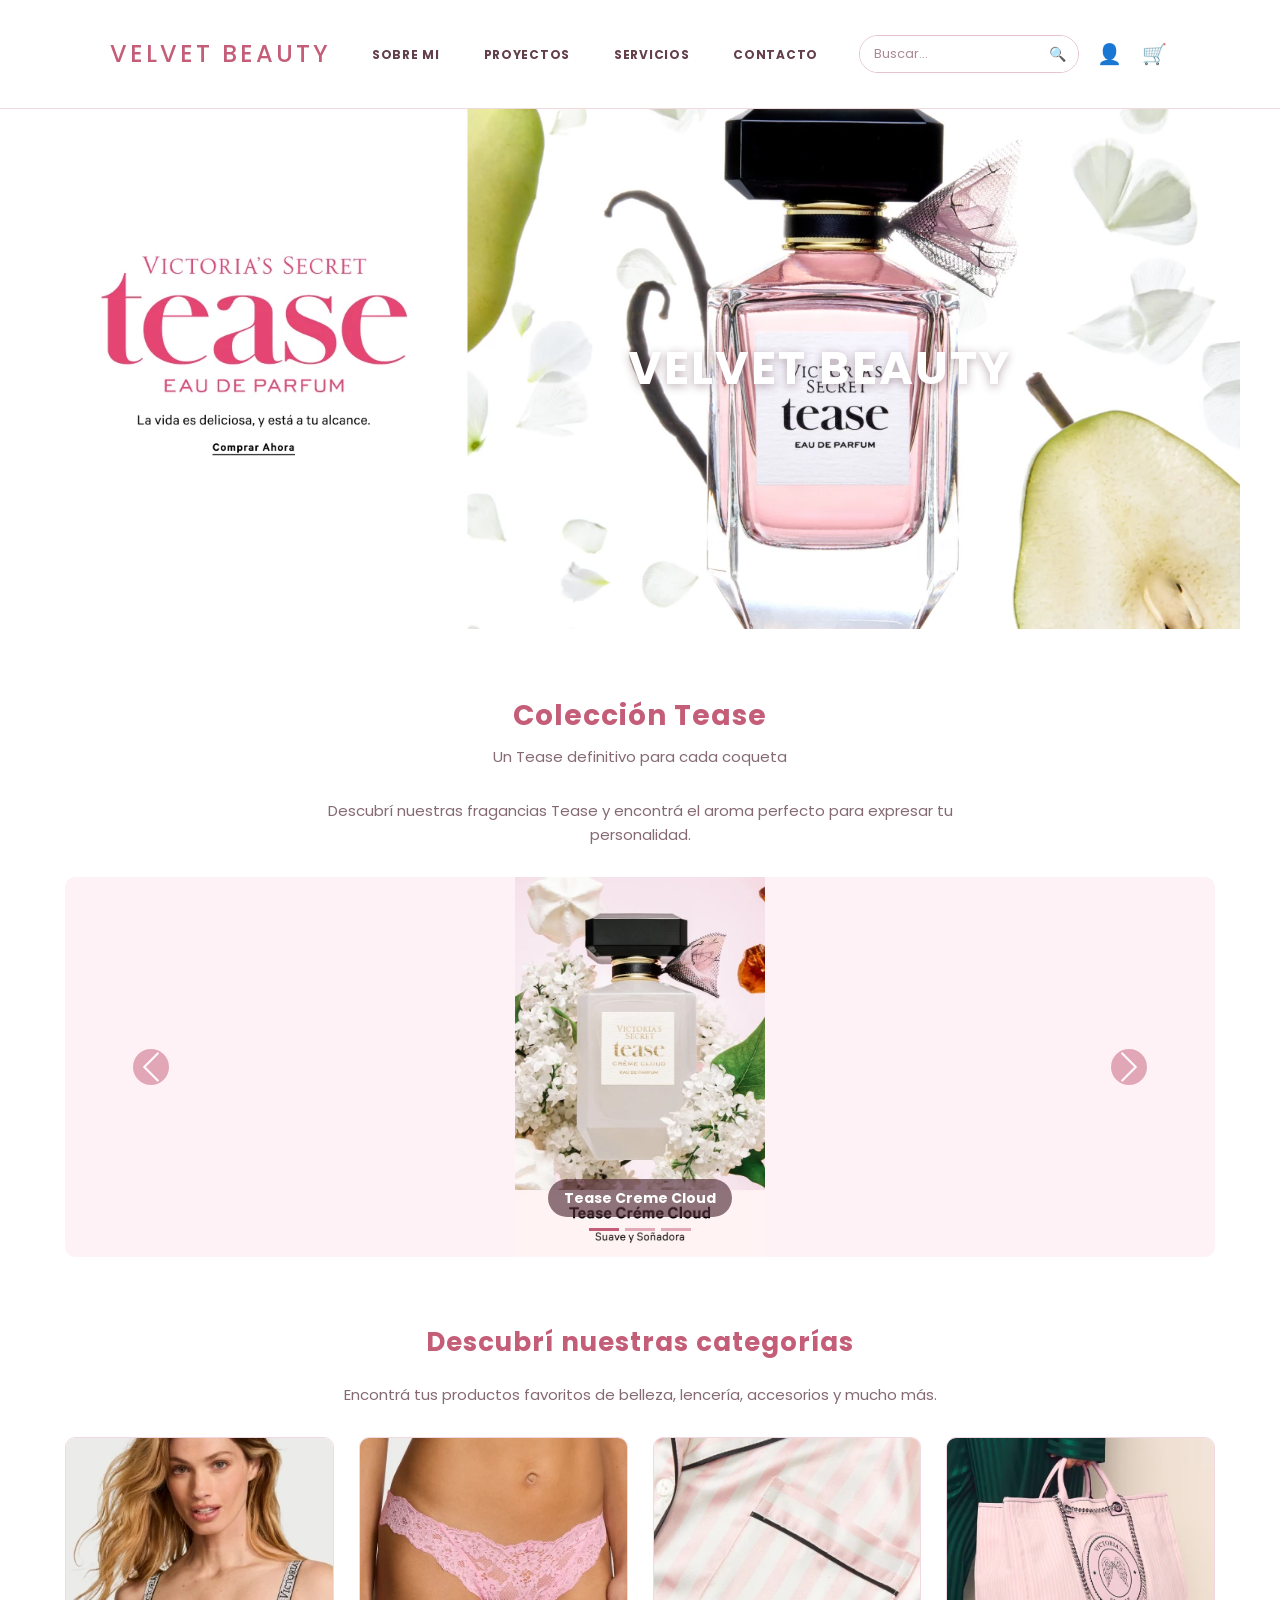
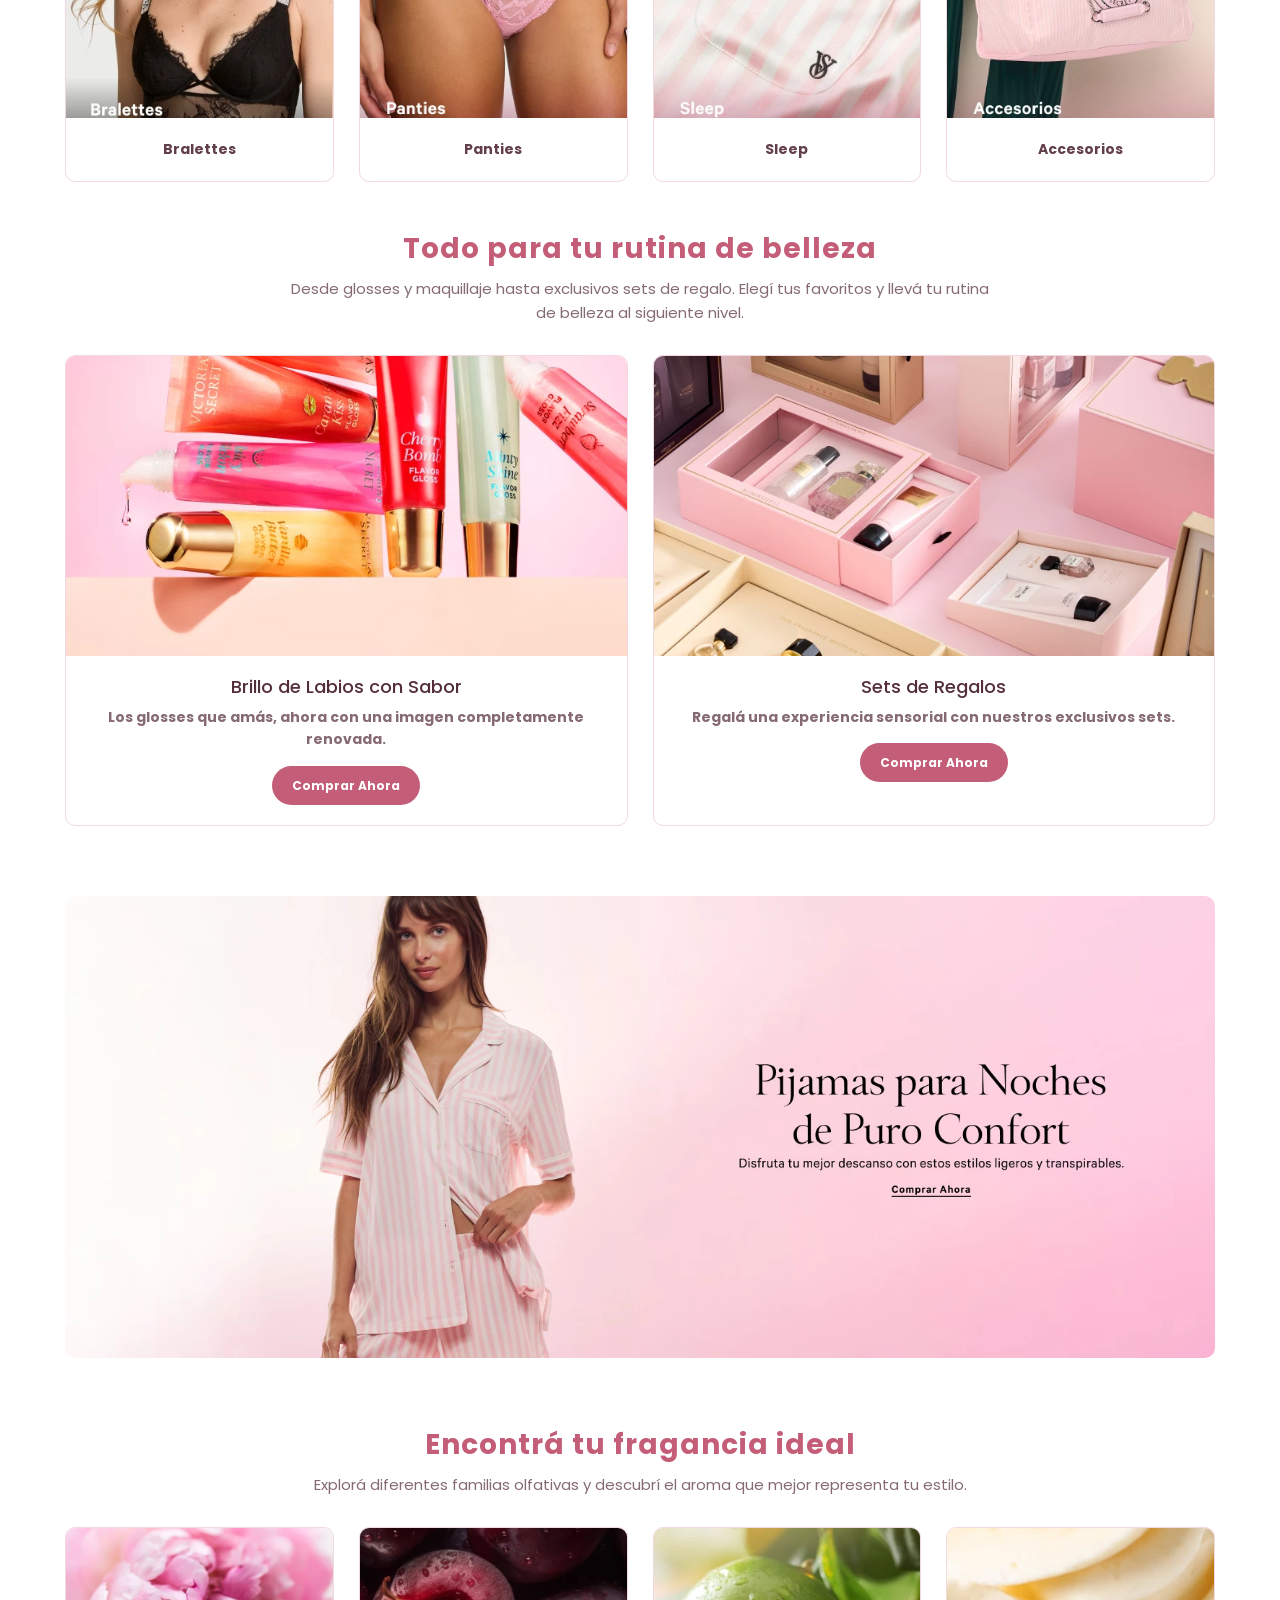
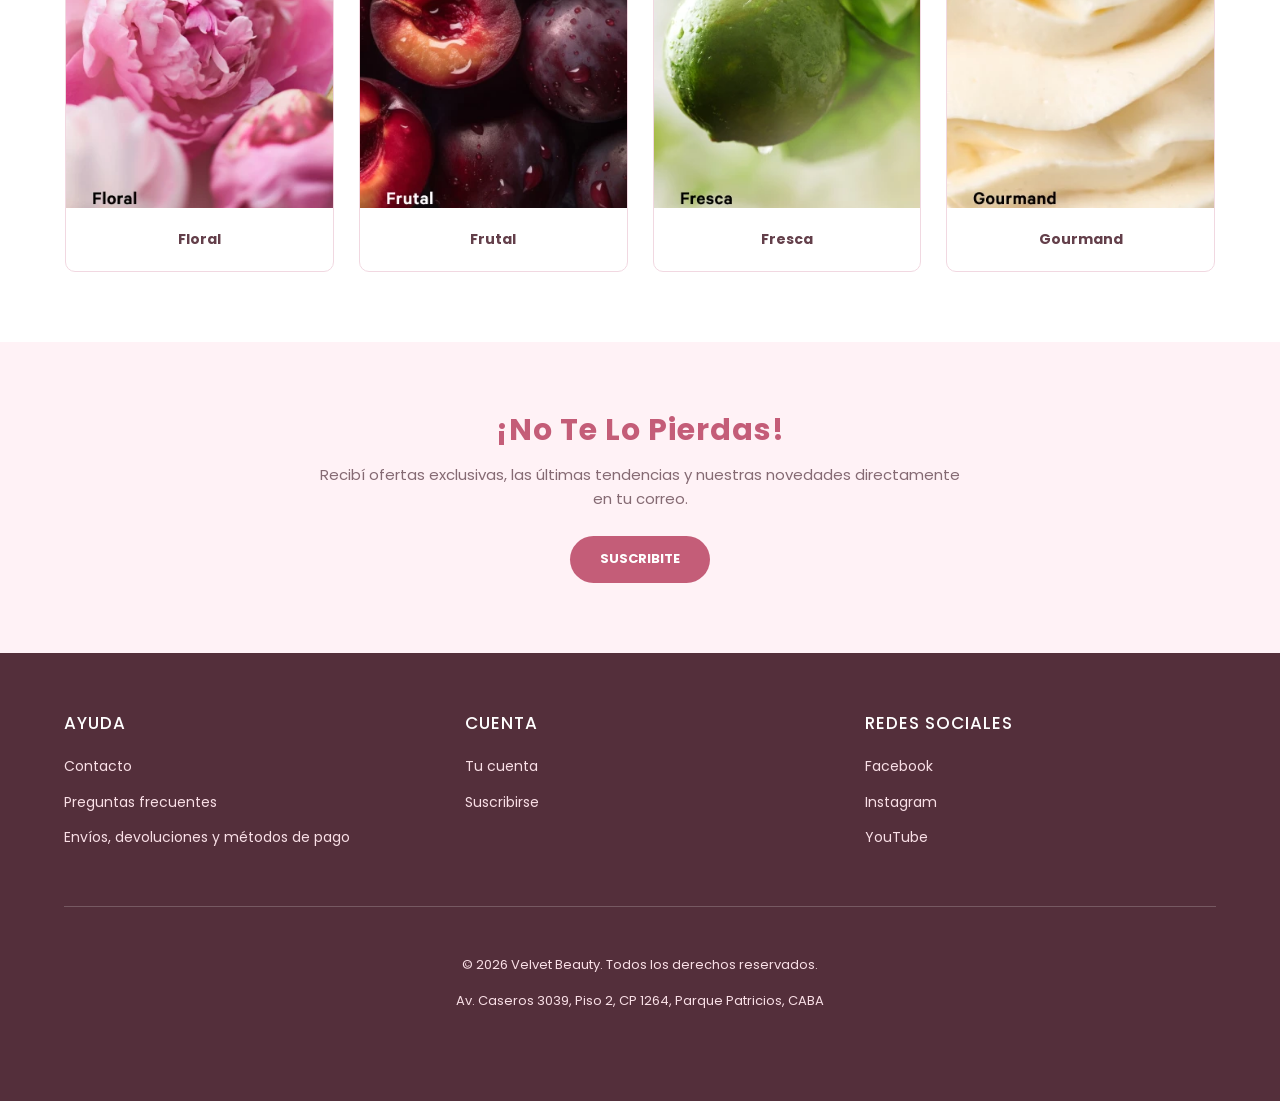
<file: index.html>
<!DOCTYPE html>
    <html lang="es">

    <head>

    <meta charset="UTF-8">
    <meta name="viewport" content="width=device-width, initial-scale=1.0">

    <title>Velvet Beauty | Lencería, pijamas, fragancias y accesorios</title>
    <meta name="description" content="Velvet Beauty: lencería, pijamas, fragancias y accesorios con estilo y calidad. Descubrí nuestras colecciones y packaging especial para regalo.">
    <meta name="keywords" content="lencería, pijamas, fragancias, perfumería, accesorios, bolsos, packaging para regalo, Velvet Beauty">

    <link rel="canonical" href="https://fastidious-licorice-6ae374.netlify.app/">

    <meta property="og:type" content="website">
    <meta property="og:title" content="Velvet Beauty | Lencería, pijamas, fragancias y accesorios">
    <meta property="og:description" content="Velvet Beauty: lencería, pijamas, fragancias y accesorios con estilo y calidad. Descubrí nuestras colecciones y packaging especial para regalo.">
    <meta property="og:url" content="https://fastidious-licorice-6ae374.netlify.app/">
    <meta property="og:image" content="https://fastidious-licorice-6ae374.netlify.app/image/coleccion-tease-velvet-beauty.webp">

    <link rel="preconnect" href="https://fonts.googleapis.com">
    <link rel="preconnect" href="https://fonts.gstatic.com" crossorigin>
    <link href="https://fonts.googleapis.com/css2?family=Poppins:wght@400;500;600;700&display=swap" rel="stylesheet">

    <link href="https://cdn.jsdelivr.net/npm/bootstrap@5.3.3/dist/css/bootstrap.min.css" rel="stylesheet">
    <link href="https://cdn.jsdelivr.net/npm/aos@2.3.1/dist/aos.css" rel="stylesheet">

    
    <link rel="stylesheet" href="styles/main.css">

    </head>

    <body>


        <header>

            <nav class="navbar navbar-expand-lg">
                <div class="container-fluid">

                    <a class="navbar-brand logo" href="index.html">
                        <span>VELVET BEAUTY</span>
                    </a>

                    <button class="navbar-toggler" type="button" data-bs-toggle="collapse"
                        data-bs-target="#navbarVelvet" aria-controls="navbarVelvet"
                        aria-expanded="false" aria-label="Abrir menú">
                        <span class="navbar-toggler-icon"></span>
                    </button>

                    <div class="collapse navbar-collapse" id="navbarVelvet">

                        <ul class="navbar-nav mx-auto mb-2 mb-lg-0 text-center">
                            <li class="nav-item">
                                <a class="nav-link" href="pages/sobre-mi.html">Sobre mi</a>
                            </li>
                            <li class="nav-item">
                                <a class="nav-link" href="pages/proyectos.html">Proyectos</a>
                            </li>
                            <li class="nav-item">
                                <a class="nav-link" href="pages/servicios.html">Servicios</a>
                            </li>
                            <li class="nav-item">
                                <a class="nav-link" href="pages/contacto.html">Contacto</a>
                            </li>
                        </ul>

                            <form class="buscador mx-auto mx-lg-3" action="#" method="get">
                            <input type="search" name="buscar" placeholder="Buscar...">
                            <button type="submit">🔍</button>
                        </form>

                        <div class="iconos justify-content-center">
                            <a href="pages/contacto.html" aria-label="Mi cuenta">👤</a>
                            <a href="pages/proyectos.html"aria-label="Carrito">🛒</a> 
                        </div>

                    </div>

                    </div>
                
            </nav>

        </header>


        <main>

            <section class="banner-principal">
                <h1 class="titulo-principal">Velvet Beauty</h1>

                <a href="pages/proyectos.html" class="banner-link">
                    <img src="assets/coleccion-tease-velvet-beauty.webp" alt="Colección Tease de Velvet Beauty: lencería y fragancias">
                </a>
            </section>


            <section class="tease">

                <h2>Colección Tease</h2>

                <p>
                    Un Tease definitivo para cada coqueta
                </p>

                <p>
                    Descubrí nuestras fragancias Tease y encontrá
                    el aroma perfecto para expresar tu personalidad.
                </p>

            
                <div id="carouselTease" class="carousel slide" data-bs-ride="carousel">

                    <div class="carousel-indicators">
                        <button type="button" data-bs-target="#carouselTease" data-bs-slide-to="0"
                            class="active" aria-current="true" aria-label="Slide 1"></button>
                        <button type="button" data-bs-target="#carouselTease" data-bs-slide-to="1"
                            aria-label="Slide 2"></button>
                        <button type="button" data-bs-target="#carouselTease" data-bs-slide-to="2"
                            aria-label="Slide 3"></button>
                    </div>

                    <div class="carousel-inner">

                        <div class="carousel-item active">
                            <a href="pages/servicios.html">
                                <img src="assets/img-tease-creme-cloud.webp" class="d-block w-100" alt="Fragancia Tease Creme Cloud">
                            </a>
                            <div class="carousel-caption">
                                <p>Tease Creme Cloud</p>
                            </div>
                        </div>

                        <div class="carousel-item">
                            <a href="pages/servicios.html">
                                <img src="assets/tease-juguetona-femenina.webp" class="d-block w-100" alt="Fragancia Tease de estilo juguetón y femenino">
                            </a>
                            <div class="carousel-caption">
                                <p>Tease Juguetona y Femenina</p>
                            </div>
                        </div>

                        <div class="carousel-item">
                            <a href="pages/servicios.html">
                                <img src="assets/tease-sugar-fleur.webp" class="d-block w-100" alt="Fragancia Tease Sugar Fleur">
                            </a>
                            <div class="carousel-caption">
                                <p>Tease Sugar Fleur</p>
                            </div>
                        </div>

                    </div>

                    <button class="carousel-control-prev" type="button" data-bs-target="#carouselTease" data-bs-slide="prev">
                        <span class="carousel-control-prev-icon" aria-hidden="true"></span>
                        <span class="visually-hidden">Anterior</span>
                    </button>
                    <button class="carousel-control-next" type="button" data-bs-target="#carouselTease" data-bs-slide="next">
                        <span class="carousel-control-next-icon" aria-hidden="true"></span>
                        <span class="visually-hidden">Siguiente</span>
                    </button>

                </div>
            </section>


            <section class="categorias">

                <h2>
                    Descubrí nuestras categorías
                </h2>

                <p>
                    Encontrá tus productos favoritos de belleza,
                    lencería, accesorios y mucho más.
                </p>

                <div class="galeria">

                    <figure class="categoria" data-aos="fade-up" data-aos-delay="0">
                        <a href="pages/proyectos.html">
                            <img src="assets/image-bralettes.webp" alt="Colección de bralettes de Velvet Beauty">
                        </a>
                        <figcaption>
                            Bralettes
                        </figcaption>
                    </figure>

                    <figure class="categoria" data-aos="fade-up" data-aos-delay="100">
                        <a href="pages/proyectos.html">
                            <img src="assets/coleccion-panties.webp" alt="Colección de panties de Velvet Beauty">
                        </a>
                        <figcaption>
                            Panties
                        </figcaption>
                    </figure>

                    <figure class="categoria" data-aos="fade-up" data-aos-delay="200">
                        <a href="pages/proyectos.html">
                            <img src="assets/img-sleep.webp" alt="Pijamas y ropa para dormir">
                        </a>
                        <figcaption>
                            Sleep
                        </figcaption>
                    </figure>

                    <figure class="categoria" data-aos="fade-up" data-aos-delay="300">
                        <a href="pages/servicios.html">
                            <img src="assets/image-accesorios.webp" alt="Accesorios para completar tu look">
                        </a>
                        <figcaption>
                            Accesorios
                        </figcaption>
                    </figure>

                </div>

            </section>



            <section class="belleza">

                <h2>
                    Todo para tu rutina de belleza
                </h2>

                <p>
                    Desde glosses y maquillaje hasta exclusivos sets
                    de regalo. Elegí tus favoritos y llevá tu rutina
                    de belleza al siguiente nivel.
                </p>

                <div class="galeria">

                    <figure data-aos="fade-right">
                        <a href="pages/servicios.html">
                            <img src="assets/image-brillo-labios.webp" alt="Brillos labiales de Velvet Beauty">
                        </a>
                        <figcaption>
                            <h3>
                                Brillo de Labios con Sabor
                            </h3>
                            <p>
                                Los glosses que amás, ahora con una
                                imagen completamente renovada.
                            </p>
                            <a href="pages/servicios.html">
                                Comprar Ahora
                            </a>
                        </figcaption>
                    </figure>

                    <figure data-aos="fade-left">
                        <a href="pages/proyectos.html">
                            <img src="assets/image-sets-de-regalos.webp" alt="Sets de regalo con packaging especial">
                        </a>
                        <figcaption>
                            <h3>
                                Sets de Regalos
                            </h3>
                            <p>
                                Regalá una experiencia sensorial con
                                nuestros exclusivos sets.
                            </p>
                            <a href="pages/proyectos.html">
                                Comprar Ahora
                            </a>
                        </figcaption>
                    </figure>

                </div>

            </section>


            <section class="banner">
                <figure>
                    <a href="pages/servicios.html">
                        <img src="assets/img-pijama-banner.webp" alt="Pijamas de Velvet Beauty, colección de ropa para dormir">
                    </a>
                </figure>
            </section>


            <section class="fragancias">

                <h2>
                    Encontrá tu fragancia ideal
                </h2>

                <p>
                    Explorá diferentes familias olfativas y descubrí
                    el aroma que mejor representa tu estilo.
                </p>

                <div class="galeria">

                    <figure class="category-card" data-aos="fade-up" data-aos-delay="0">
                        <a href="pages/proyectos.html">
                            <img src="assets/img-floral-seccion.webp" alt="Fragancias florales de Velvet Beauty">
                        </a>
                        <figcaption>
                            Floral
                        </figcaption>
                    </figure>

                    <figure class="category-card" data-aos="fade-up" data-aos-delay="100">
                        <a href="pages/proyectos.html">
                            <img src="assets/img-frutal-seccion.webp" alt="Fragancias frutales de Velvet Beauty">
                        </a>
                        <figcaption>
                            Frutal
                        </figcaption>
                    </figure>

                    <figure class="category-card" data-aos="fade-up" data-aos-delay="200">
                        <a href="pages/proyectos.html">
                            <img src="assets/img-fresca-seccion.webp" alt="Fragancias frescas de Velvet Beauty">
                        </a>
                        <figcaption>
                            Fresca
                        </figcaption>
                    </figure>

                    <figure class="category-card" data-aos="fade-up" data-aos-delay="300">
                        <a href="pages/proyectos.html">
                            <img src="assets/img-gourmand-seccion.webp" alt="Fragancias gourmand de Velvet Beauty">
                        </a>
                        <figcaption>
                            Gourmand
                        </figcaption>
                    </figure>

                </div>

            </section>


            <section class="newsletter-section" data-aos="zoom-in">

                <h2>
                    ¡No Te Lo Pierdas!
                </h2>

                <p>
                    Recibí ofertas exclusivas, las últimas tendencias
                    y nuestras novedades directamente en tu correo.
                </p>

                <a href="pages/contacto.html">
                    Suscribite
                </a>

            </section>

        </main>


        <footer class="footer-container">

            <div class="footer-content">

                <div class="footer-column">
                    <h2>Ayuda</h2>
                    <ul>
                        <li><a href="pages/contacto.html">Contacto</a></li>
                        <li><a href="pages/servicios.html">Preguntas frecuentes</a></li>
                        <li><a href="pages/servicios.html">Envíos, devoluciones y métodos de pago</a></li>
                    </ul>
                </div>

                <div class="footer-column">
                    <h2>Cuenta</h2>
                    <ul>
                        <li><a href="pages/contacto.html">Tu cuenta</a></li>
                        <li><a href="pages/contacto.html">Suscribirse</a></li>
                    </ul>
                </div>

                <div class="footer-column">
                    <h2>Redes Sociales</h2>
                    <ul>
                        <li><a href="https://www.facebook.com" target="_blank" rel="noopener noreferrer">Facebook</a></li>
                        <li><a href="https://www.instagram.com" target="_blank" rel="noopener noreferrer">Instagram</a></li>
                        <li><a href="https://www.youtube.com" target="_blank" rel="noopener noreferrer">YouTube</a></li>
                    </ul>
                </div>

            </div>

            <div class="footer-bottom">
                <p>&copy; 2026 Velvet Beauty. Todos los derechos reservados.</p>
                <p>Av. Caseros 3039, Piso 2, CP 1264, Parque Patricios, CABA</p>
            </div>

        </footer>

    
        <script src="https://cdn.jsdelivr.net/npm/bootstrap@5.3.3/dist/js/bootstrap.bundle.min.js"></script>
        <script src="https://cdn.jsdelivr.net/npm/aos@2.3.1/dist/aos.js"></script>
        <script>
            AOS.init({ duration: 700, once: true });
        </script>

    </body>

    </html>
</file>
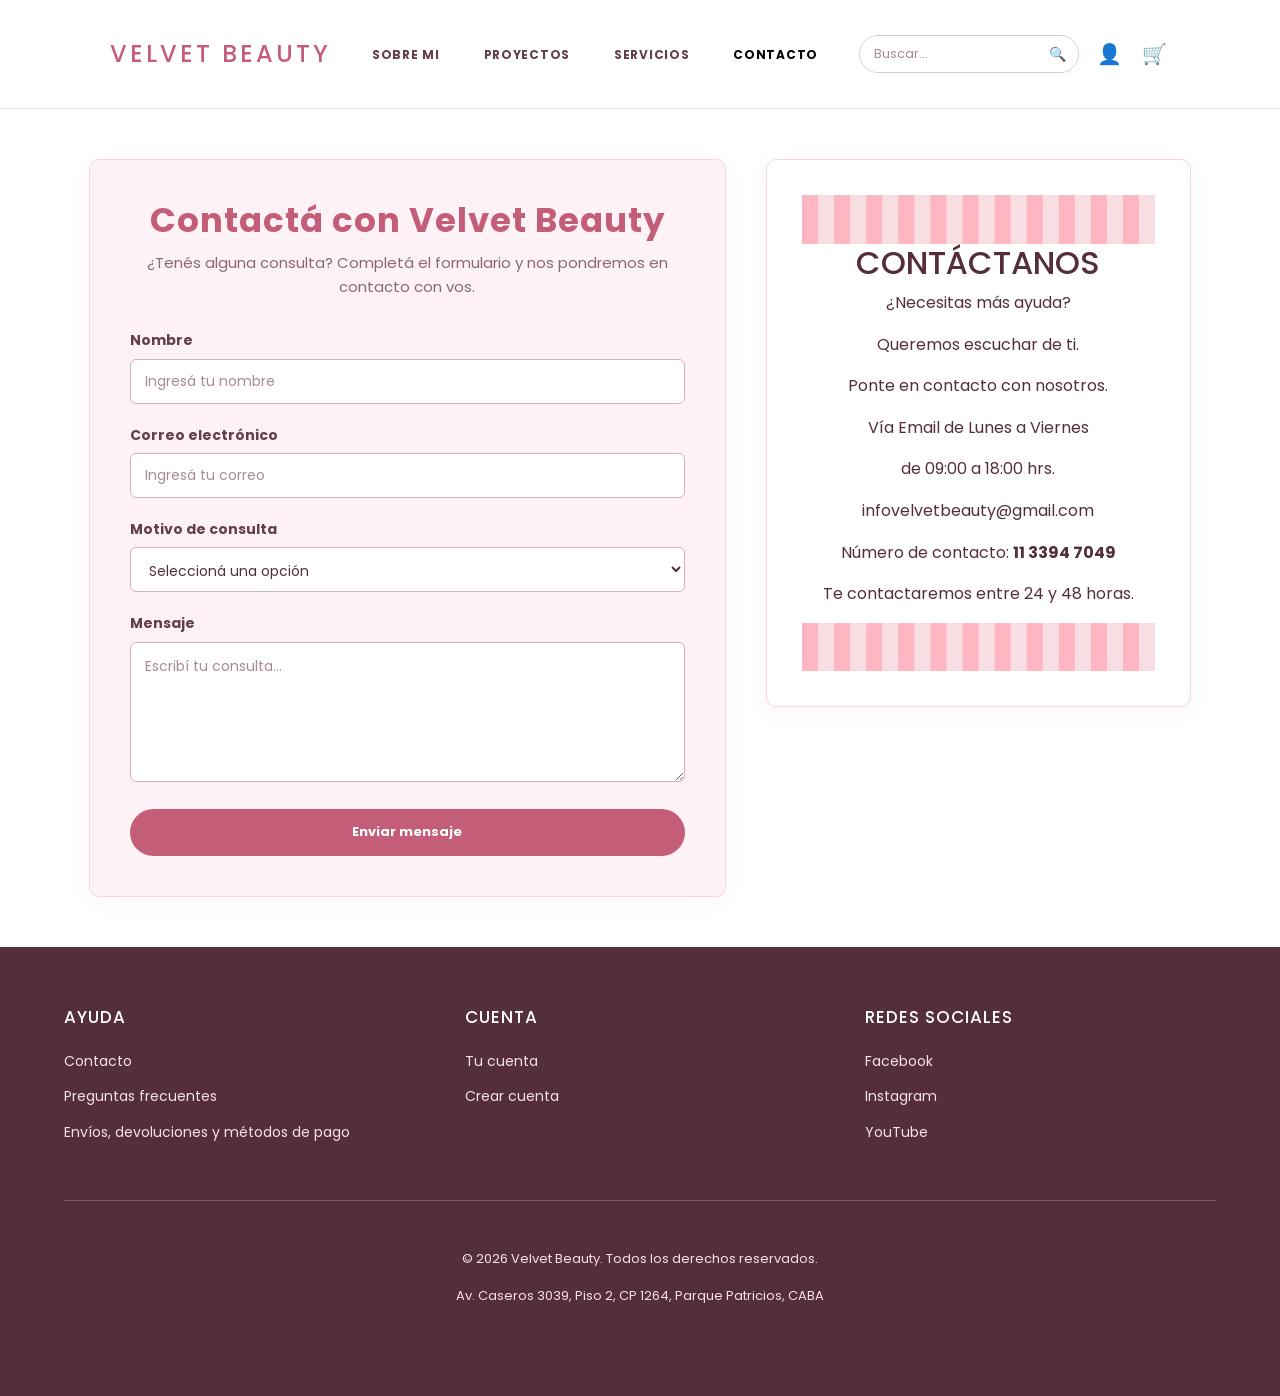
<file: pages/contacto.html>
<!DOCTYPE html>
    <html lang="es">

    <head>

    <meta charset="UTF-8">
    <meta name="viewport" content="width=device-width, initial-scale=1.0">

    <title>Contacto | Escribinos a Velvet Beauty</title>
    <meta name="description" content="Contactá a Velvet Beauty para consultas sobre productos, pedidos y packaging para regalo. Escribinos y te respondemos a la brevedad.">
    <meta name="keywords" content="contacto Velvet Beauty, consultas, pedidos, atención al cliente">

    <link rel="canonical" href="https://fastidious-licorice-6ae374.netlify.app/pages/contacto.html">

    <meta property="og:type" content="website">
    <meta property="og:title" content="Contacto | Escribinos a Velvet Beauty">
    <meta property="og:description" content="Contactá a Velvet Beauty para consultas sobre productos, pedidos y packaging para regalo. Escribinos y te respondemos a la brevedad.">
    <meta property="og:url" content="https://fastidious-licorice-6ae374.netlify.app/pages/contacto.html">
    <meta property="og:image" content="https://fastidious-licorice-6ae374.netlify.app/image/coleccion-tease-velvet-beauty.webp">

    <link rel="preconnect" href="https://fonts.googleapis.com">
    <link rel="preconnect" href="https://fonts.gstatic.com" crossorigin>
    <link href="https://fonts.googleapis.com/css2?family=Poppins:wght@400;600;700&display=swap" rel="stylesheet">

    <link href="https://cdn.jsdelivr.net/npm/bootstrap@5.3.3/dist/css/bootstrap.min.css" rel="stylesheet">
    <link href="https://cdn.jsdelivr.net/npm/aos@2.3.1/dist/aos.css" rel="stylesheet">

    <link rel="stylesheet" href="../styles/main.css">

    </head>

    <body>

        <header>

            <nav class="navbar navbar-expand-lg">
                <div class="container-fluid">

                    <a class="navbar-brand logo" href="../index.html">
                        <span>VELVET BEAUTY</span>
                    </a>

                    <button class="navbar-toggler" type="button" data-bs-toggle="collapse"
                        data-bs-target="#navbarVelvet" aria-controls="navbarVelvet"
                        aria-expanded="false" aria-label="Abrir menú">
                        <span class="navbar-toggler-icon"></span>
                    </button>

                    <div class="collapse navbar-collapse" id="navbarVelvet">

                        <ul class="navbar-nav mx-auto mb-2 mb-lg-0 text-center">
                            <li class="nav-item">
                                <a class="nav-link" href="sobre-mi.html">Sobre Mi</a>
                            </li>
                            <li class="nav-item">
                                <a class="nav-link" href="proyectos.html">Proyectos</a>
                            </li>
                            <li class="nav-item">
                                <a class="nav-link" href="servicios.html">Servicios</a>
                            </li>
                            <li class="nav-item">
                                <a class="nav-link active" aria-current="page" href="contacto.html">Contacto</a>
                            </li>
                        </ul>

                        <form class="buscador mx-auto mx-lg-3" action="#" method="get">
                            <input type="search" name="buscar" placeholder="Buscar..." aria-label="Buscar productos">
                            <button type="submit" aria-label="Buscar">🔍</button>
                        </form>

                        <div class="iconos justify-content-center">
                            <a href="contacto.html" aria-label="Mi cuenta">👤</a>
                            <a href="proyectos.html" aria-label="Carrito">🛒</a>
                        </div>

                    </div>
                </div>
            </nav>

        </header>


        <main>

            <section class="contacto-contenedor">

                <div class="contacto-form" data-aos="fade-right">

                    <h1>Contactá con Velvet Beauty</h1>

                    <p>
                        ¿Tenés alguna consulta?
                        Completá el formulario y nos pondremos
                        en contacto con vos.
                    </p>

                    <form action="#" method="post">

                        <label for="nombre">Nombre</label>
                        <input type="text" id="nombre" name="nombre" placeholder="Ingresá tu nombre" required>

                        <label for="email">Correo electrónico</label>
                        <input type="email" id="email" name="email" placeholder="Ingresá tu correo" required>

                        <label for="motivo">Motivo de consulta</label>
                        <select id="motivo" name="motivo" required>
                            <option value="">Seleccioná una opción</option>
                            <option value="productos">Consulta sobre productos</option>
                            <option value="pedido">Consulta sobre un pedido</option>
                            <option value="envios">Envíos y devoluciones</option>
                            <option value="cuenta">Mi cuenta</option>
                            <option value="otro">Otro</option>
                        </select>

                        <label for="mensaje">Mensaje</label>
                        <textarea id="mensaje" name="mensaje" placeholder="Escribí tu consulta..." required></textarea>

                        <button type="submit">Enviar mensaje</button>

                    </form>

                </div>

                <section class="informacion-contacto" data-aos="fade-left">

                    <img src="../assets/franja-rayas-rosas.png" alt="" class="icono-contacto">

                    <div class="bloque-informacion-rosa">

                        <h2>CONTÁCTANOS</h2>

                        <p class="destacado">¿Necesitas más ayuda?</p>
                        <p>Queremos escuchar de ti.</p>
                        <p>Ponte en contacto con nosotros.</p>

                        <div class="fila-con-icono">
                            <div class="texto-columna">
                                <p>Vía Email de Lunes a Viernes</p>
                                <p>de 09:00 a 18:00 hrs.</p>
                            </div>
                        </div>

                        <div class="fila-con-icono">
                            <div class="texto-columna">
                                <p class="email-contacto">infovelvetbeauty@gmail.com</p>
                            </div>
                        </div>

                        <div class="fila-con-icono">
                            <div class="texto-columna">
                                <p class="telefono-contacto">
                                    Número de contacto:
                                    <strong>11 3394 7049</strong>
                                </p>
                            </div>
                        </div>

                        <p class="aclaracion">Te contactaremos entre 24 y 48 horas.</p>

                    </div>

                    <img src="../assets/franja-rayas-rosas.png" alt="" class="icono-contacto">

                </section>

            </section>

        </main>


        
        <footer class="footer-container">

            <div class="footer-content">

                <div class="footer-column">
                    <h2>Ayuda</h2>
                    <ul>
                        <li><a href="contacto.html">Contacto</a></li>
                        <li><a href="contacto.html">Preguntas frecuentes</a></li>
                        <li><a href="contacto.html">Envíos, devoluciones y métodos de pago</a></li>
                    </ul>
                </div>

                <div class="footer-column">
                    <h2>Cuenta</h2>
                    <ul>
                        <li><a href="contacto.html">Tu cuenta</a></li>
                        <li><a href="contacto.html">Crear cuenta</a></li>
                    </ul>
                </div>

                <div class="footer-column">
                    <h2>Redes Sociales</h2>
                    <ul>
                        <li><a href="https://www.facebook.com" target="_blank" rel="noopener noreferrer">Facebook</a></li>
                        <li><a href="https://www.instagram.com" target="_blank" rel="noopener noreferrer">Instagram</a></li>
                        <li><a href="https://www.youtube.com" target="_blank" rel="noopener noreferrer">YouTube</a></li>
                    </ul>
                </div>

            </div>

            <div class="footer-bottom">
                <p>&copy; 2026 Velvet Beauty. Todos los derechos reservados.</p>
                <p>Av. Caseros 3039, Piso 2, CP 1264, Parque Patricios, CABA</p>
            </div>

        </footer>


        <script src="https://cdn.jsdelivr.net/npm/bootstrap@5.3.3/dist/js/bootstrap.bundle.min.js"></script>
        <script src="https://cdn.jsdelivr.net/npm/aos@2.3.1/dist/aos.js"></script>
        <script>
            AOS.init({ duration: 700, once: true });
        </script>

    </body>

    </html>
</file>
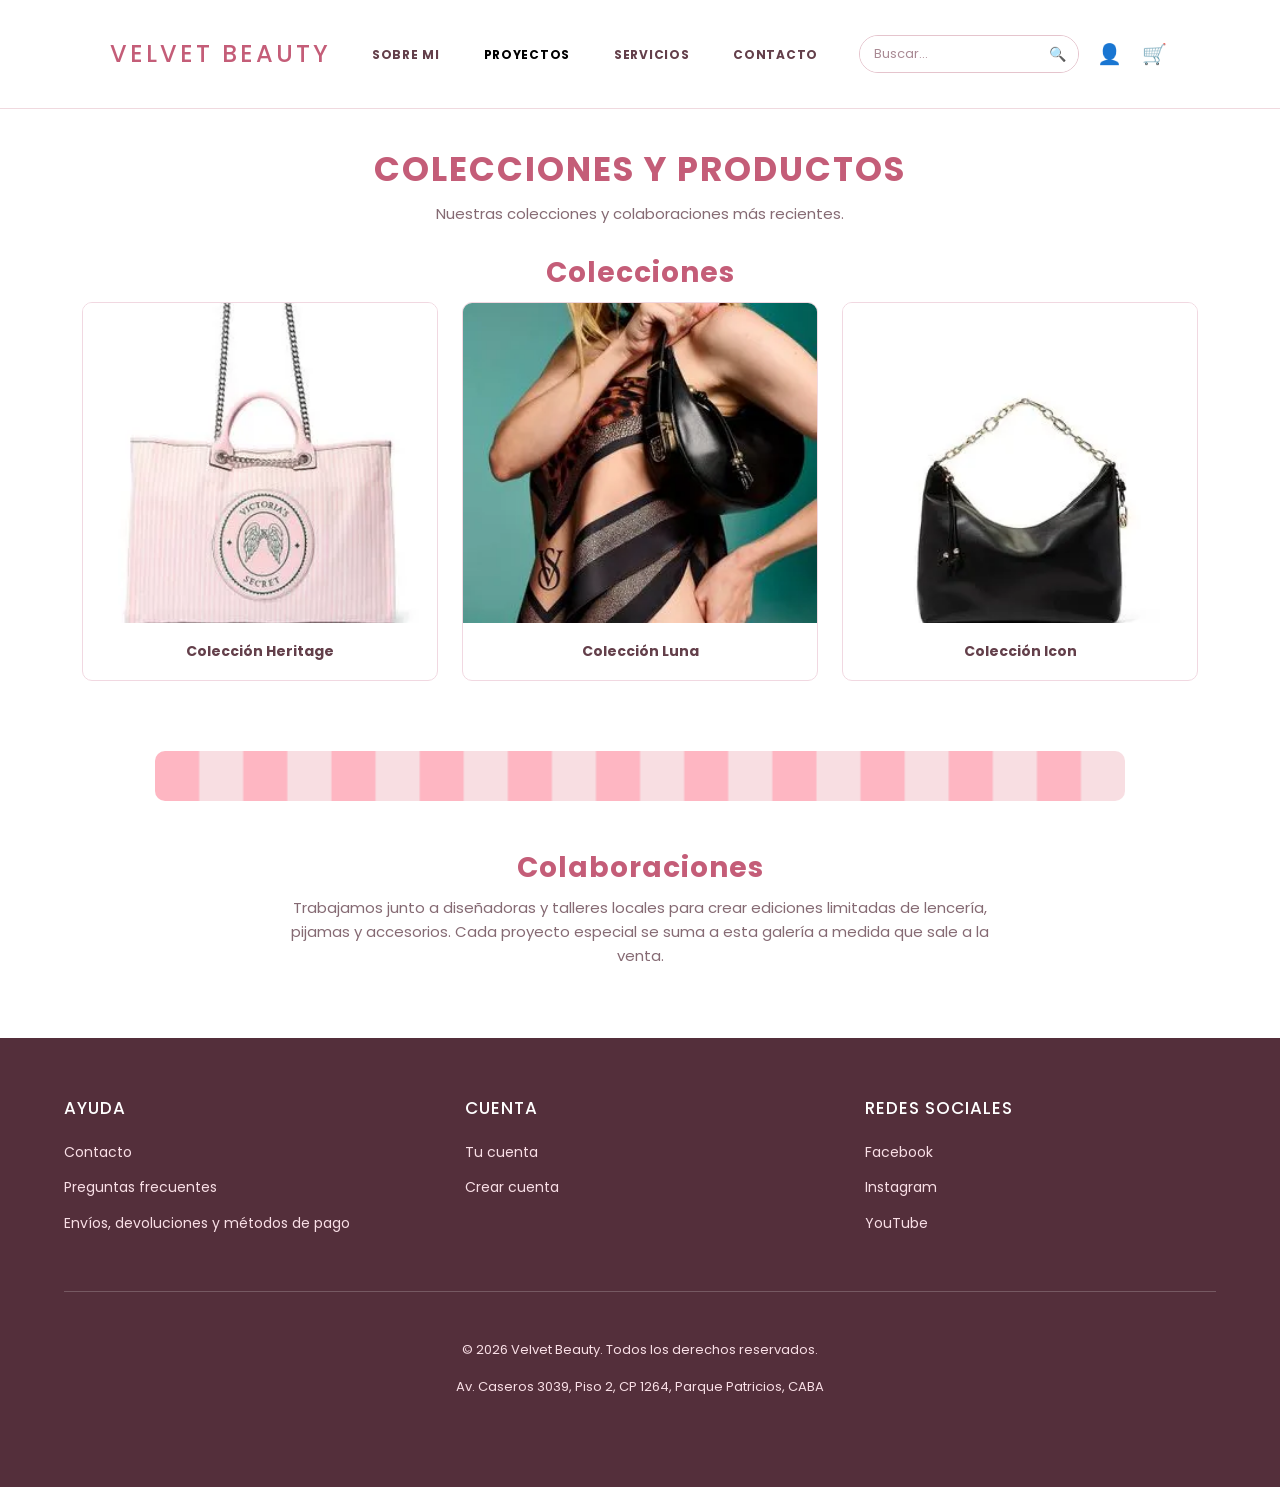
<file: pages/proyectos.html>
<!DOCTYPE html>
    <html lang="es">

    <head>

    <meta charset="UTF-8">
    <meta name="viewport" content="width=device-width, initial-scale=1.0">

    <title>Colecciones y productos | Velvet Beauty</title>
    <meta name="description" content="Mirá las colecciones de Velvet Beauty: bolsos como la Colección Luna, lencería, pijamas, fragancias y accesorios para cada ocasión.">
    <meta name="keywords" content="colecciones, bolsos, Colección Luna, lencería, pijamas, fragancias, accesorios">

    <link rel="canonical" href="https://fastidious-licorice-6ae374.netlify.app/pages/proyectos.html">

    <meta property="og:type" content="website">
    <meta property="og:title" content="Colecciones y productos | Velvet Beauty">
    <meta property="og:description" content="Mirá las colecciones de Velvet Beauty: bolsos como la Colección Luna, lencería, pijamas, fragancias y accesorios para cada ocasión.">
    <meta property="og:url" content="https://fastidious-licorice-6ae374.netlify.app/pages/proyectos.html">
    <meta property="og:image" content="https://fastidious-licorice-6ae374.netlify.app/image/coleccion-tease-velvet-beauty.webp">

    <link rel="preconnect" href="https://fonts.googleapis.com">
    <link rel="preconnect" href="https://fonts.gstatic.com" crossorigin>
    <link href="https://fonts.googleapis.com/css2?family=Poppins:wght@400;600;700&display=swap" rel="stylesheet">

    <link href="https://cdn.jsdelivr.net/npm/bootstrap@5.3.3/dist/css/bootstrap.min.css" rel="stylesheet">
    <link href="https://cdn.jsdelivr.net/npm/aos@2.3.1/dist/aos.css" rel="stylesheet">

    <link rel="stylesheet" href="../styles/main.css">

    </head>

    <body>

        <header>

            <nav class="navbar navbar-expand-lg">
                <div class="container-fluid">

                    <a class="navbar-brand logo" href="../index.html">
                        <span>VELVET BEAUTY</span>
                    </a>

                    <button class="navbar-toggler" type="button" data-bs-toggle="collapse"
                        data-bs-target="#navbarVelvet" aria-controls="navbarVelvet"
                        aria-expanded="false" aria-label="Abrir menú">
                        <span class="navbar-toggler-icon"></span>
                    </button>

                    <div class="collapse navbar-collapse" id="navbarVelvet">

                        <ul class="navbar-nav mx-auto mb-2 mb-lg-0 text-center">
                            <li class="nav-item">
                                <a class="nav-link" href="sobre-mi.html">Sobre Mi</a>
                            </li>
                            <li class="nav-item">
                                <a class="nav-link active" aria-current="page" href="proyectos.html">Proyectos</a>
                            </li>
                            <li class="nav-item">
                                <a class="nav-link" href="servicios.html">Servicios</a>
                            </li>
                            <li class="nav-item">
                                <a class="nav-link" href="contacto.html">Contacto</a>
                            </li>
                        </ul>

                        <form class="buscador mx-auto mx-lg-3" action="#" method="get">
                            <input type="search" name="buscar" placeholder="Buscar..." aria-label="Buscar productos">
                            <button type="submit" aria-label="Buscar">🔍</button>
                        </form>

                        <div class="iconos justify-content-center">
                            <a href="contacto.html" aria-label="Mi cuenta">👤</a>
                            <a href="proyectos.html" aria-label="Carrito">🛒</a>
                        </div>

                    </div>
                </div>
            </nav>

        </header>


        <main>

            <section class="intro">
                <h1>Colecciones y productos</h1>
                <p>Nuestras colecciones y colaboraciones más recientes.</p>
            </section>

            <section>

                <h2>Colecciones</h2>

                <div class="container">
                    <div class="row g-4">

                        <div class="col-12 col-md-4" data-aos="fade-up" data-aos-delay="0">
                            <div class="card galeria-card h-100">
                                <img src="../assets/bolso-de-cinturon-de-cadena-small-heritage.webp" class="card-img-top" alt="Bolso de cinturón con cadena, Colección Heritage">
                                <div class="card-body">
                                    <h3 class="card-title">Colección Heritage</h3>
                                </div>
                            </div>
                        </div>

                        <div class="col-12 col-md-4" data-aos="fade-up" data-aos-delay="100">
                            <div class="card galeria-card h-100">
                                <img src="../assets/image-bolsa-pequena-en-forma-de-medialuna.webp" class="card-img-top" alt="Bolsa pequeña en forma de media luna, Colección Luna">
                                <div class="card-body">
                                    <h3 class="card-title">Colección Luna</h3>
                                </div>
                            </div>
                        </div>

                        <div class="col-12 col-md-4" data-aos="fade-up" data-aos-delay="200">
                            <div class="card galeria-card h-100">
                                <img src="../assets/bolso-lateral-mediano-vs-icon-negro.webp" class="card-img-top" alt="Bolso lateral mediano negro, Colección Icon">
                                <div class="card-body">
                                    <h3 class="card-title">Colección Icon</h3>
                                </div>
                            </div>
                        </div>

                    </div>
                </div>

            </section>

            <div class="banner-colaboraciones">

                <section class="banner">
                    <figure>
                        <img src="../assets/franja-rayas-rosas.png" alt="">
                    </figure>
                </section>

            </div>

            <section>

                <h2>Colaboraciones</h2>

                <p>
                    Trabajamos junto a diseñadoras y talleres locales para crear
                    ediciones limitadas de lencería, pijamas y accesorios. Cada
                    proyecto especial se suma a esta galería a medida que sale a la venta.
                </p>

            </section>

        </main>


        <footer class="footer-container">

            <div class="footer-content">

                <div class="footer-column">
                    <h2>Ayuda</h2>
                    <ul>
                        <li><a href="contacto.html">Contacto</a></li>
                        <li><a href="contacto.html">Preguntas frecuentes</a></li>
                        <li><a href="contacto.html">Envíos, devoluciones y métodos de pago</a></li>
                    </ul>
                </div>

                <div class="footer-column">
                    <h2>Cuenta</h2>
                    <ul>
                        <li><a href="contacto.html">Tu cuenta</a></li>
                        <li><a href="contacto.html">Crear cuenta</a></li>
                    </ul>
                </div>

                <div class="footer-column">
                    <h2>Redes Sociales</h2>
                    <ul>
                        <li><a href="https://www.facebook.com" target="_blank" rel="noopener noreferrer">Facebook</a></li>
                        <li><a href="https://www.instagram.com" target="_blank" rel="noopener noreferrer">Instagram</a></li>
                        <li><a href="https://www.youtube.com" target="_blank" rel="noopener noreferrer">YouTube</a></li>
                    </ul>
                </div>

            </div>

            <div class="footer-bottom">
                <p>&copy; 2026 Velvet Beauty. Todos los derechos reservados.</p>
                <p>Av. Caseros 3039, Piso 2, CP 1264, Parque Patricios, CABA</p>
            </div>

        </footer>

    
        <script src="https://cdn.jsdelivr.net/npm/bootstrap@5.3.3/dist/js/bootstrap.bundle.min.js"></script>
        <script src="https://cdn.jsdelivr.net/npm/aos@2.3.1/dist/aos.js"></script>
        <script>
            AOS.init({ duration: 700, once: true });
        </script>

    </body> 

    </html>
</file>
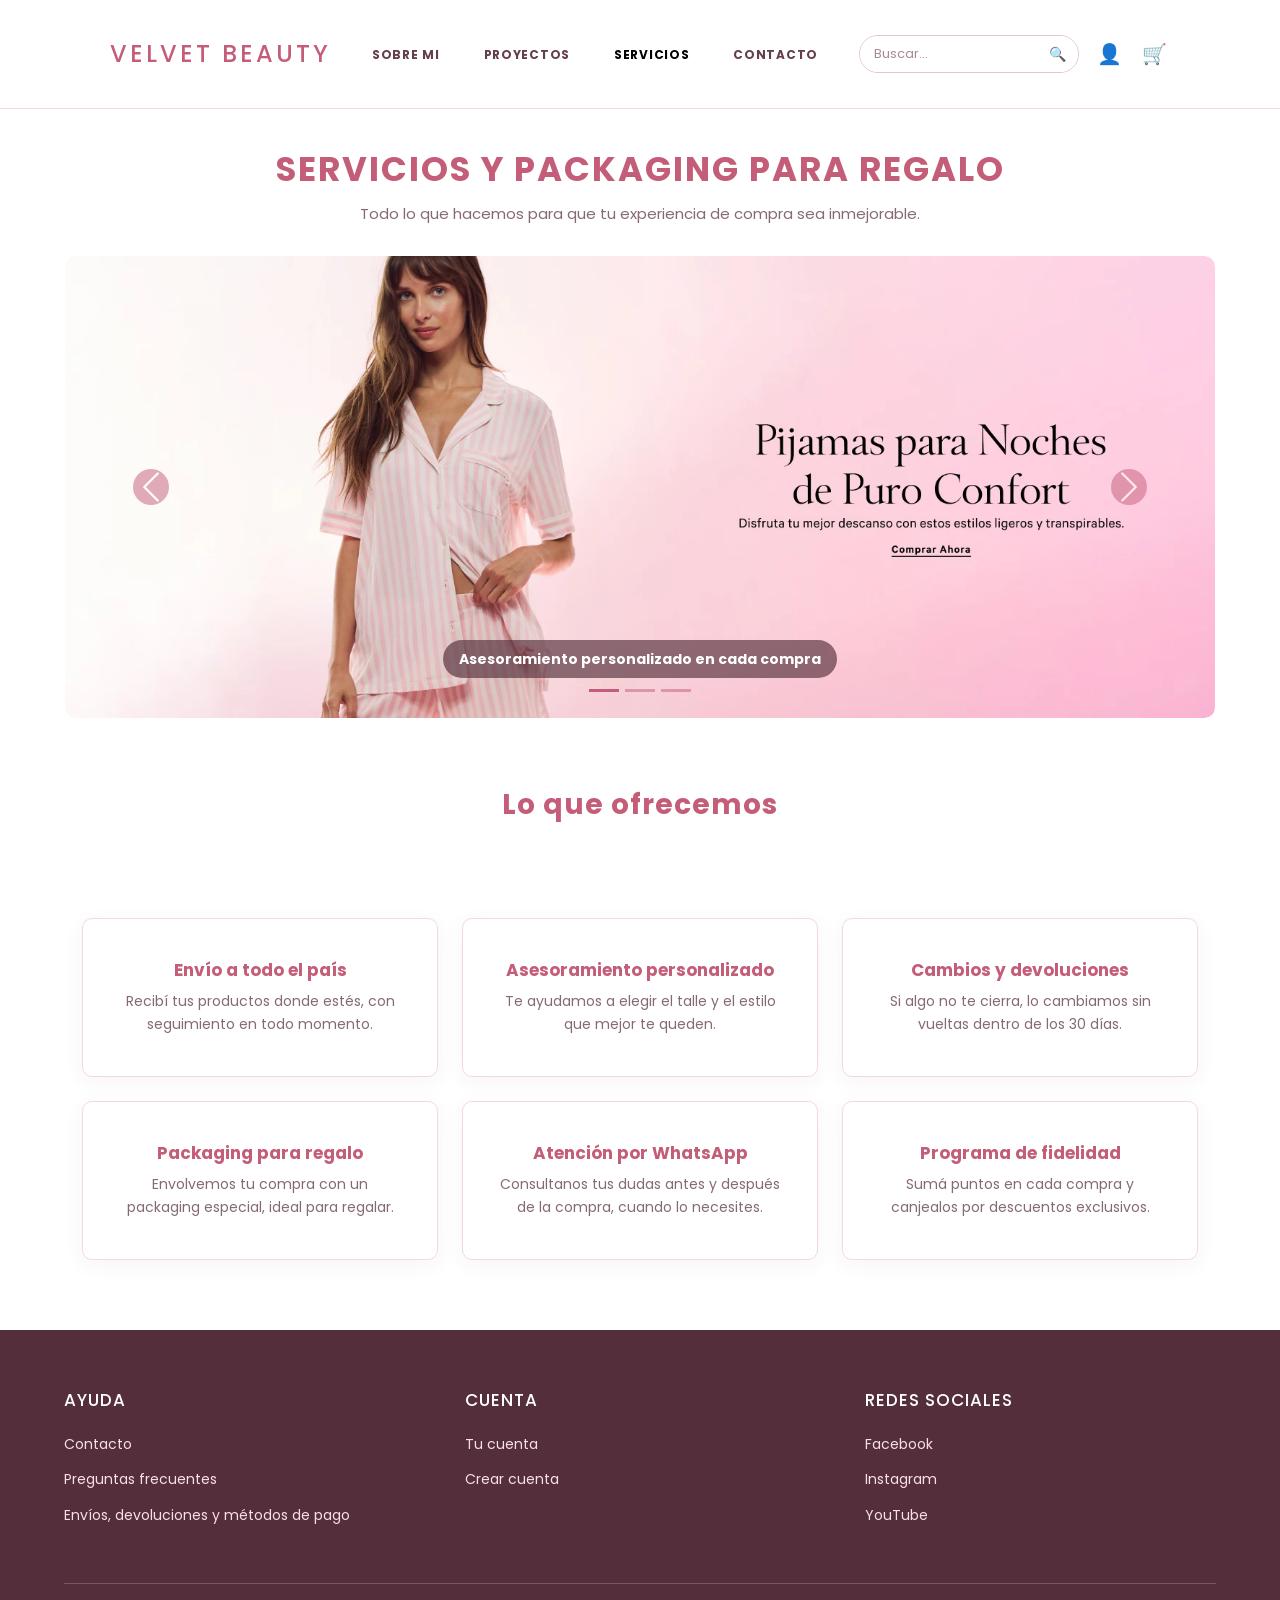
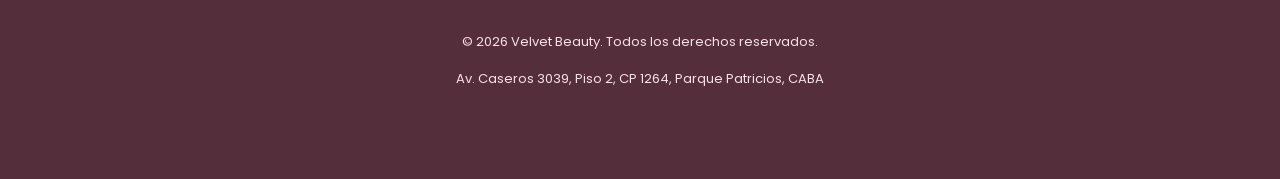
<file: pages/servicios.html>
<!DOCTYPE html>
    <html lang="es">

    <head>

    <meta charset="UTF-8">
    <meta name="viewport" content="width=device-width, initial-scale=1.0">

    <title>Servicios y packaging para regalo | Velvet Beauty</title>
    <meta name="description" content="Servicios de Velvet Beauty: packaging especial para regalo y asesoramiento para elegir lencería, pijamas, fragancias y accesorios.">
    <meta name="keywords" content="packaging para regalo, regalos, servicios, fragancias, perfumería, lencería">

    <link rel="canonical" href="https://fastidious-licorice-6ae374.netlify.app/pages/servicios.html">

    <meta property="og:type" content="website">
    <meta property="og:title" content="Servicios y packaging para regalo | Velvet Beauty">
    <meta property="og:description" content="Servicios de Velvet Beauty: packaging especial para regalo y asesoramiento para elegir lencería, pijamas, fragancias y accesorios.">
    <meta property="og:url" content="https://fastidious-licorice-6ae374.netlify.app/pages/servicios.html">
    <meta property="og:image" content="https://fastidious-licorice-6ae374.netlify.app/image/coleccion-tease-velvet-beauty.webp">

    <link rel="preconnect" href="https://fonts.googleapis.com">
    <link rel="preconnect" href="https://fonts.gstatic.com" crossorigin>
    <link href="https://fonts.googleapis.com/css2?family=Poppins:wght@400;600;700&display=swap" rel="stylesheet">

    <link href="https://cdn.jsdelivr.net/npm/bootstrap@5.3.3/dist/css/bootstrap.min.css" rel="stylesheet">
    <link href="https://cdn.jsdelivr.net/npm/aos@2.3.1/dist/aos.css" rel="stylesheet">

    <link rel="stylesheet" href="../styles/main.css">

    </head>

    <body>

        <header>

            <nav class="navbar navbar-expand-lg">
                <div class="container-fluid">

                    <a class="navbar-brand logo" href="../index.html">
                        <span>VELVET BEAUTY</span>
                    </a>

                    <button class="navbar-toggler" type="button" data-bs-toggle="collapse"
                        data-bs-target="#navbarVelvet" aria-controls="navbarVelvet"
                        aria-expanded="false" aria-label="Abrir menú">
                        <span class="navbar-toggler-icon"></span>
                    </button>

                    <div class="collapse navbar-collapse" id="navbarVelvet">

                        <ul class="navbar-nav mx-auto mb-2 mb-lg-0 text-center">
                            <li class="nav-item">
                                <a class="nav-link" href="sobre-mi.html">Sobre Mi</a>
                            </li>
                            <li class="nav-item">
                                <a class="nav-link" href="proyectos.html">Proyectos</a>
                            </li>
                            <li class="nav-item">
                                <a class="nav-link active" aria-current="page" href="servicios.html">Servicios</a>
                            </li>
                            <li class="nav-item">
                                <a class="nav-link" href="contacto.html">Contacto</a>
                            </li>
                        </ul>

                        <form class="buscador mx-auto mx-lg-3" action="#" method="get">
                            <input type="search" name="buscar" placeholder="Buscar..." aria-label="Buscar productos">
                            <button type="submit" aria-label="Buscar">🔍</button>
                        </form>

                        <div class="iconos justify-content-center">
                            <a href="contacto.html" aria-label="Mi cuenta">👤</a>
                            <a href="proyectos.html" aria-label="Carrito">🛒</a>
                        </div>

                    </div>
                </div>
            </nav>

        </header>


        <main>

            <section class="intro">
                <h1>Servicios y packaging para regalo</h1>
                <p>Todo lo que hacemos para que tu experiencia de compra sea inmejorable.</p>
            </section>

            <section class="banner">
                <div id="carouselServicios" class="carousel slide" data-bs-ride="carousel">

                    <div class="carousel-indicators">
                        <button type="button" data-bs-target="#carouselServicios" data-bs-slide-to="0"
                            class="active" aria-current="true" aria-label="Slide 1"></button>
                        <button type="button" data-bs-target="#carouselServicios" data-bs-slide-to="1"
                            aria-label="Slide 2"></button>
                        <button type="button" data-bs-target="#carouselServicios" data-bs-slide-to="2"
                            aria-label="Slide 3"></button>
                    </div>

                    <div class="carousel-inner">

                        <div class="carousel-item active">
                            <img src="../assets/img-pijama-banner.webp" class="d-block w-100" alt="Pijamas de Velvet Beauty para asesoramiento personalizado">
                            <div class="carousel-caption">
                                <p>Asesoramiento personalizado en cada compra</p>
                            </div>
                        </div>

                       <div class="carousel-item">
                            <img src="../assets/image-sets-de-regalos.webp" class="d-block w-100" alt="Set de regalo velvetbeauty con packaging especial">
                            <div class="carousel-caption">
                                <p>Packaging especial para regalo</p>
                            </div>
                        </div>
                        <div class="carousel-item">
                            <img src="../assets/coleccion-tease-velvet-beauty.webp" class="d-block w-100" alt="Productos de la colección Tease de Velvet Beauty, con envíos a todo el país">
                            <div class="carousel-caption">
                                <p>Envíos a todo el país con seguimiento</p>
                            </div>
                        </div>

                    </div>

                    <button class="carousel-control-prev" type="button" data-bs-target="#carouselServicios" data-bs-slide="prev">
                        <span class="carousel-control-prev-icon" aria-hidden="true"></span>
                        <span class="visually-hidden">Anterior</span>
                    </button>
                    <button class="carousel-control-next" type="button" data-bs-target="#carouselServicios" data-bs-slide="next">
                        <span class="carousel-control-next-icon" aria-hidden="true"></span>
                        <span class="visually-hidden">Siguiente</span>
                    </button>

                </div>
            </section>

            <section class="productos servicios-grid">

                <h2>Lo que ofrecemos</h2>

                <div class="container">
                    <div class="row g-4 productos-lista">

                        <div class="col-12 col-md-6 col-lg-4" data-aos="fade-up" data-aos-delay="0">
                            <div class="card producto h-100">
                                <div class="card-body">
                                    <h3 class="card-title">Envío a todo el país</h3>
                                    <p class="card-text">Recibí tus productos donde estés, con seguimiento en todo momento.</p>
                                </div>
                            </div>
                        </div>

                        <div class="col-12 col-md-6 col-lg-4" data-aos="fade-up" data-aos-delay="100">
                            <div class="card producto h-100">
                                <div class="card-body">
                                    <h3 class="card-title">Asesoramiento personalizado</h3>
                                    <p class="card-text">Te ayudamos a elegir el talle y el estilo que mejor te queden.</p>
                                </div>
                            </div>
                        </div>

                        <div class="col-12 col-md-6 col-lg-4" data-aos="fade-up" data-aos-delay="200">
                            <div class="card producto h-100">
                                <div class="card-body">
                                    <h3 class="card-title">Cambios y devoluciones</h3>
                                    <p class="card-text">Si algo no te cierra, lo cambiamos sin vueltas dentro de los 30 días.</p>
                                </div>
                            </div>
                        </div>

                        <div class="col-12 col-md-6 col-lg-4" data-aos="fade-up" data-aos-delay="0">
                            <div class="card producto h-100">
                                <div class="card-body">
                                    <h3 class="card-title">Packaging para regalo</h3>
                                    <p class="card-text">Envolvemos tu compra con un packaging especial, ideal para regalar.</p>
                                </div>
                            </div>
                        </div>

                        <div class="col-12 col-md-6 col-lg-4" data-aos="fade-up" data-aos-delay="100">
                            <div class="card producto h-100">
                                <div class="card-body">
                                    <h3 class="card-title">Atención por WhatsApp</h3>
                                    <p class="card-text">Consultanos tus dudas antes y después de la compra, cuando lo necesites.</p>
                                </div>
                            </div>
                        </div>

                        <div class="col-12 col-md-6 col-lg-4" data-aos="fade-up" data-aos-delay="200">
                            <div class="card producto h-100">
                                <div class="card-body">
                                    <h3 class="card-title">Programa de fidelidad</h3>
                                    <p class="card-text">Sumá puntos en cada compra y canjealos por descuentos exclusivos.</p>
                                </div>
                            </div>
                        </div>

                    </div>
                </div>

            </section>

        </main>


        <footer class="footer-container">

            <div class="footer-content">

                <div class="footer-column">
                    <h2>Ayuda</h2>
                    <ul>
                        <li><a href="contacto.html">Contacto</a></li>
                        <li><a href="contacto.html">Preguntas frecuentes</a></li>
                        <li><a href="contacto.html">Envíos, devoluciones y métodos de pago</a></li>
                    </ul>
                </div>

                <div class="footer-column">
                    <h2>Cuenta</h2>
                    <ul>
                        <li><a href="contacto.html">Tu cuenta</a></li>
                        <li><a href="contacto.html">Crear cuenta</a></li>
                    </ul>
                </div>

                <div class="footer-column">
                    <h2>Redes Sociales</h2>
                    <ul>
                        <li><a href="https://www.facebook.com" target="_blank" rel="noopener noreferrer">Facebook</a></li>
                        <li><a href="https://www.instagram.com" target="_blank" rel="noopener noreferrer">Instagram</a></li>
                        <li><a href="https://www.youtube.com" target="_blank" rel="noopener noreferrer">YouTube</a></li>
                    </ul>
                </div>

            </div>

            <div class="footer-bottom">
                <p>&copy; 2026 Velvet Beauty. Todos los derechos reservados.</p>
                <p>Av. Caseros 3039, Piso 2, CP 1264, Parque Patricios, CABA</p>
            </div>

        </footer>

    
        <script src="https://cdn.jsdelivr.net/npm/bootstrap@5.3.3/dist/js/bootstrap.bundle.min.js"></script>
        <script src="https://cdn.jsdelivr.net/npm/aos@2.3.1/dist/aos.js"></script>
        <script>
            AOS.init({ duration: 700, once: true });
        </script>

    </body>

    </html>
</file>
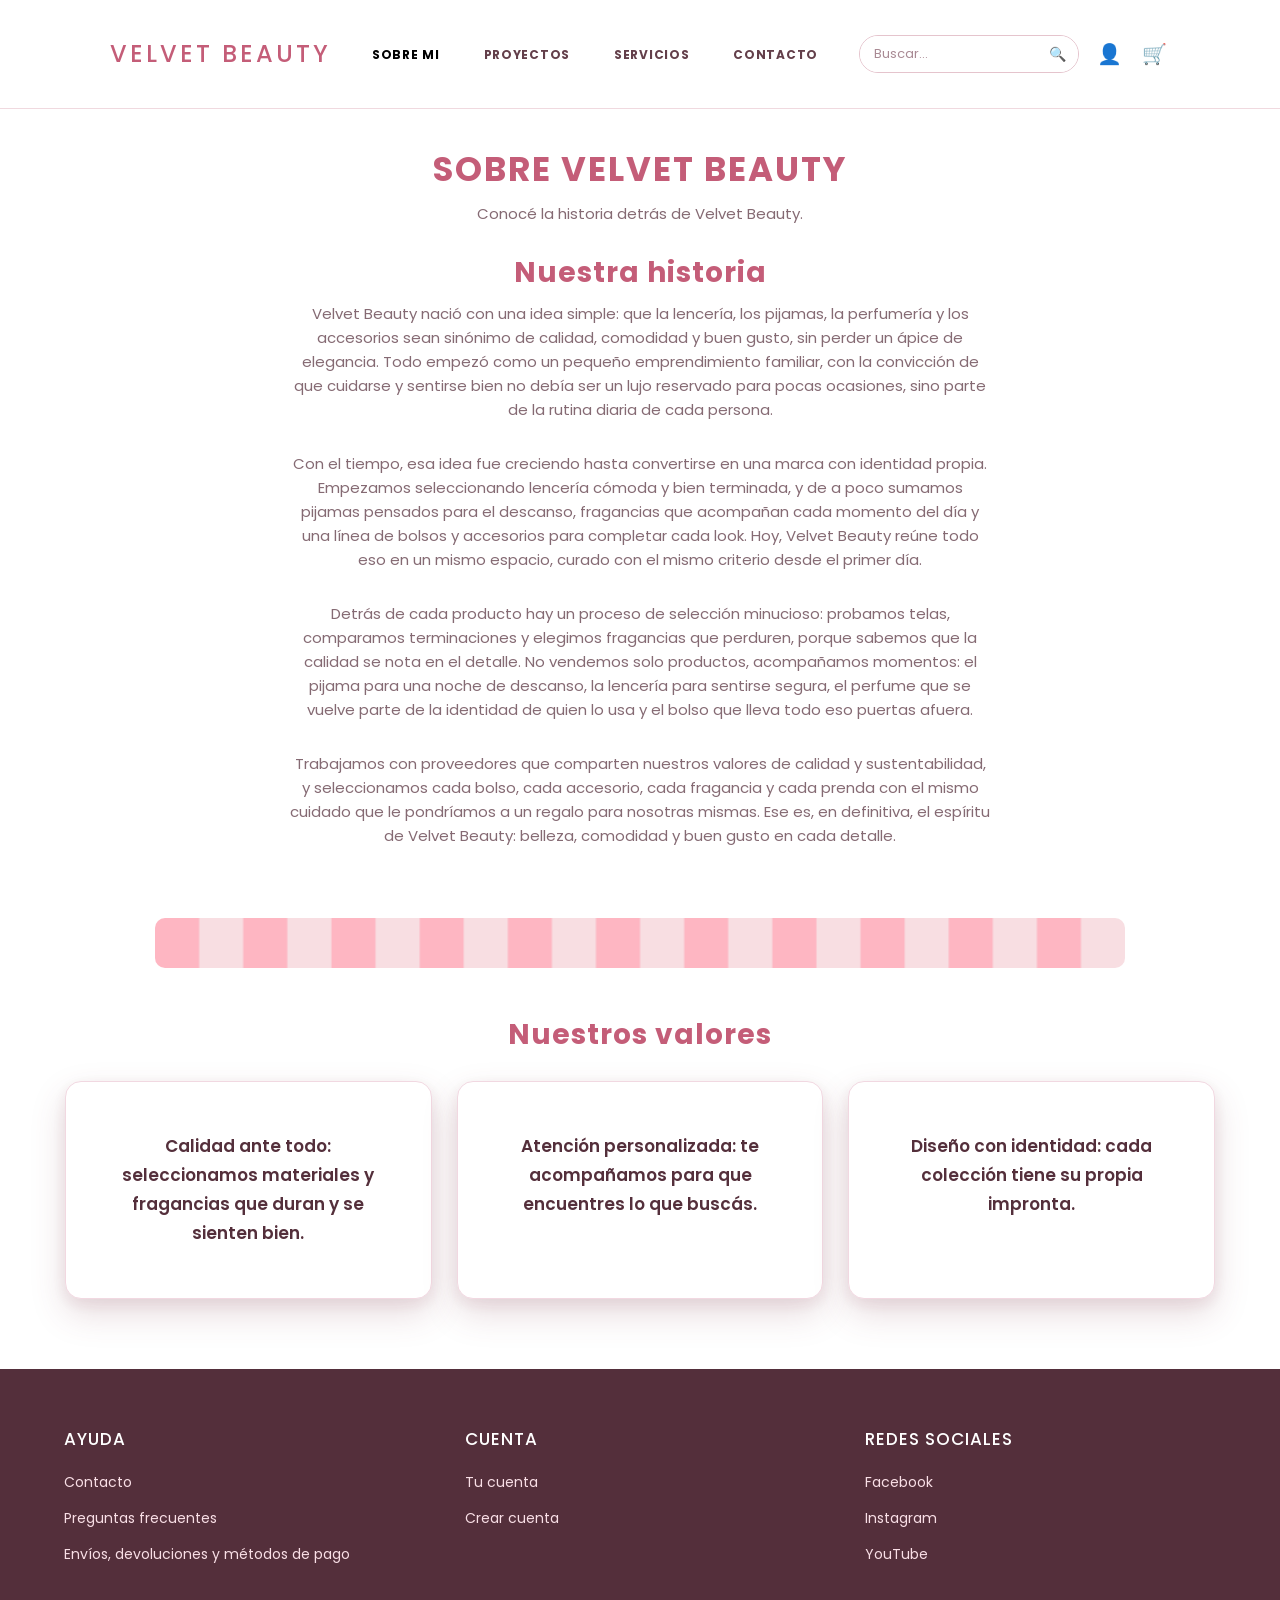
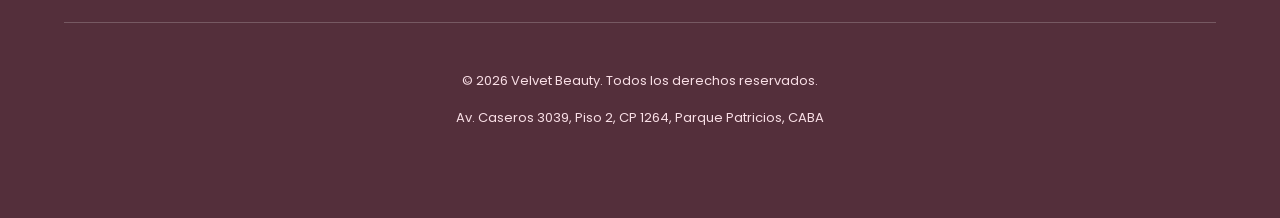
<file: pages/sobre-mi.html>
<!DOCTYPE html>
    <html lang="es">

    <head>

    <meta charset="UTF-8">
    <meta name="viewport" content="width=device-width, initial-scale=1.0">

    <title>Sobre Velvet Beauty | Nuestra marca y nuestra historia</title>
    <meta name="description" content="Conocé la historia de Velvet Beauty, la marca de lencería, pijamas, fragancias y accesorios pensada para que te sientas cómoda y segura.">
    <meta name="keywords" content="sobre Velvet Beauty, marca de lencería, historia de la marca, pijamas, accesorios">

    <link rel="canonical" href="https://fastidious-licorice-6ae374.netlify.app/pages/sobre-mi.html">

    <meta property="og:type" content="website">
    <meta property="og:title" content="Sobre Velvet Beauty | Nuestra marca y nuestra historia">
    <meta property="og:description" content="Conocé la historia de Velvet Beauty, la marca de lencería, pijamas, fragancias y accesorios pensada para que te sientas cómoda y segura.">
    <meta property="og:url" content="https://fastidious-licorice-6ae374.netlify.app/pages/sobre-mi.html">
    <meta property="og:image" content="https://fastidious-licorice-6ae374.netlify.app/image/coleccion-tease-velvet-beauty.webp">

    <link rel="preconnect" href="https://fonts.googleapis.com">
    <link rel="preconnect" href="https://fonts.gstatic.com" crossorigin>
    <link href="https://fonts.googleapis.com/css2?family=Poppins:wght@400;600;700&display=swap" rel="stylesheet">

    <link href="https://cdn.jsdelivr.net/npm/bootstrap@5.3.3/dist/css/bootstrap.min.css" rel="stylesheet">
    <link href="https://cdn.jsdelivr.net/npm/aos@2.3.1/dist/aos.css" rel="stylesheet">

    <link rel="stylesheet" href="../styles/main.css">

    </head>

    <body>

        <header>

            <nav class="navbar navbar-expand-lg">
                <div class="container-fluid">

                    <a class="navbar-brand logo" href="../index.html">
                        <span>VELVET BEAUTY</span>
                    </a>

                    <button class="navbar-toggler" type="button" data-bs-toggle="collapse"
                        data-bs-target="#navbarVelvet" aria-controls="navbarVelvet"
                        aria-expanded="false" aria-label="Abrir menú">
                        <span class="navbar-toggler-icon"></span>
                    </button>

                    <div class="collapse navbar-collapse" id="navbarVelvet">

                        <ul class="navbar-nav mx-auto mb-2 mb-lg-0 text-center">
                            <li class="nav-item">
                                <a class="nav-link active" aria-current="page" href="sobre-mi.html">Sobre Mi</a>
                            </li>
                            <li class="nav-item">
                                <a class="nav-link" href="proyectos.html">Proyectos</a>
                            </li>
                            <li class="nav-item">
                                <a class="nav-link" href="servicios.html">Servicios</a>
                            </li>
                            <li class="nav-item">
                                <a class="nav-link" href="contacto.html">Contacto</a>
                            </li>
                        </ul>

                        <form class="buscador mx-auto mx-lg-3" action="#" method="get">
                            <input type="search" name="buscar" placeholder="Buscar..." aria-label="Buscar productos">
                            <button type="submit" aria-label="Buscar">🔍</button>
                        </form>

                        <div class="iconos justify-content-center">
                            <a href="contacto.html" aria-label="Mi cuenta">👤</a>
                            <a href="proyectos.html" aria-label="Carrito">🛒</a>
                        </div>

                    </div>
                </div>
            </nav>

        </header>


        <main>

            <section class="intro">
                <h1>Sobre Velvet Beauty</h1>
                <p>Conocé la historia detrás de Velvet Beauty.</p>
            </section>

            <section>

                <h2>Nuestra historia</h2>

                <p>
                    Velvet Beauty nació con una idea simple: que la lencería, los pijamas,
                    la perfumería y los accesorios sean sinónimo de calidad, comodidad
                    y buen gusto, sin perder un ápice de elegancia. Todo empezó como
                    un pequeño emprendimiento familiar, con la convicción de que
                    cuidarse y sentirse bien no debía ser un lujo reservado para
                    pocas ocasiones, sino parte de la rutina diaria de cada persona.
                </p>

                <p>
                    Con el tiempo, esa idea fue creciendo hasta convertirse en una
                    marca con identidad propia. Empezamos seleccionando lencería
                    cómoda y bien terminada, y de a poco sumamos pijamas pensados
                    para el descanso, fragancias que acompañan cada momento del día
                    y una línea de bolsos y accesorios para completar cada look.
                    Hoy, Velvet Beauty reúne todo eso en un mismo espacio, curado
                    con el mismo criterio desde el primer día.
                </p>

                <p>
                    Detrás de cada producto hay un proceso de selección minucioso:
                    probamos telas, comparamos terminaciones y elegimos fragancias
                    que perduren, porque sabemos que la calidad se nota en el
                    detalle. No vendemos solo productos, acompañamos momentos:
                    el pijama para una noche de descanso, la lencería para
                    sentirse segura, el perfume que se vuelve parte de la
                    identidad de quien lo usa y el bolso que lleva todo eso
                    puertas afuera.
                </p>

                <p>
                    Trabajamos con proveedores que comparten nuestros valores de
                    calidad y sustentabilidad, y seleccionamos cada bolso, cada
                    accesorio, cada fragancia y cada prenda con el mismo cuidado
                    que le pondríamos a un regalo para nosotras mismas. Ese es,
                    en definitiva, el espíritu de Velvet Beauty: belleza,
                    comodidad y buen gusto en cada detalle.
                </p>

            </section>

            
            <div class="banners-duo">

                <section class="banner">
                    <figure>
                        <img src="../assets/franja-rayas-rosas.png" alt="">
                    </figure>
                </section>

            </div> 


            

            <section class="valores">

                <h2>Nuestros valores</h2>

                <div class="galeria">

                    <figure data-aos="fade-up" data-aos-delay="0">
                        <figcaption>Calidad ante todo: seleccionamos materiales y fragancias que duran y se sienten bien.
                        </figcaption>
                    </figure>

                    <figure data-aos="fade-up" data-aos-delay="100">
                        <figcaption>Atención personalizada: te acompañamos para que encuentres lo que buscás.</figcaption>
                    </figure>

                    <figure data-aos="fade-up" data-aos-delay="200">
                        <figcaption>Diseño con identidad: cada colección tiene su propia impronta.</figcaption>
                    </figure>

                </div>

            </section>

        </main>


        <footer class="footer-container">

            <div class="footer-content">

                <div class="footer-column">
                    <h2>Ayuda</h2>
                    <ul>
                        <li><a href="contacto.html">Contacto</a></li>
                        <li><a href="contacto.html">Preguntas frecuentes</a></li>
                        <li><a href="contacto.html">Envíos, devoluciones y métodos de pago</a></li>
                    </ul>
                </div>

                <div class="footer-column">
                    <h2>Cuenta</h2>
                    <ul>
                        <li><a href="contacto.html">Tu cuenta</a></li>
                        <li><a href="contacto.html">Crear cuenta</a></li>
                    </ul>
                </div>

                <div class="footer-column">
                    <h2>Redes Sociales</h2>
                    <ul>
                        <li><a href="https://www.facebook.com" target="_blank" rel="noopener noreferrer">Facebook</a></li>
                        <li><a href="https://www.instagram.com" target="_blank" rel="noopener noreferrer">Instagram</a></li>
                        <li><a href="https://www.youtube.com" target="_blank" rel="noopener noreferrer">YouTube</a></li>
                    </ul>
                </div>

            </div>

            <div class="footer-bottom">
                <p>&copy; 2026 Velvet Beauty. Todos los derechos reservados.</p>
                <p>Av. Caseros 3039, Piso 2, CP 1264, Parque Patricios, CABA</p>
            </div>

        </footer>

        <script src="https://cdn.jsdelivr.net/npm/bootstrap@5.3.3/dist/js/bootstrap.bundle.min.js"></script>
        <script src="https://cdn.jsdelivr.net/npm/aos@2.3.1/dist/aos.js"></script>
        <script>
            AOS.init({ duration: 700, once: true });
        </script>

    </body>

    </html>
</file>
<file: styles/main.css>
.galeria figure, .galeria-card {
  transition: transform 0.3s ease, box-shadow 0.3s ease;
}
.galeria figure:hover, .galeria-card:hover {
  transform: translateY(-5px);
  box-shadow: 0 8px 25px rgba(130, 60, 80, 0.12);
}

.producto, .productos-lista .card.producto {
  transition: transform 0.3s ease, box-shadow 0.3s ease;
}
.producto:hover, .productos-lista .card.producto:hover {
  transform: translateY(-5px);
  box-shadow: 0 10px 30px rgba(130, 60, 80, 0.12);
}

* {
  margin: 0;
  padding: 0;
  box-sizing: border-box;
}

html {
  scroll-behavior: smooth;
}

body {
  font-family: "Poppins", sans-serif;
  background-color: #ffffff;
  color: #542f3b;
  line-height: 1.6;
}

a {
  color: inherit;
  text-decoration: none;
}

img {
  display: block;
  max-width: 100%;
}

main {
  width: 100%;
}

main > section {
  width: 100%;
  max-width: 1200px;
  margin: 0 auto 50px;
  padding: 0 15px;
}
@media (min-width: 1024px) {
  main > section {
    margin-bottom: 70px;
    padding: 0 25px;
  }
}

main > section > h1,
main > section > h2 {
  margin-bottom: 12px;
  color: #c45d78;
  font-size: 28px;
  font-weight: 700;
  letter-spacing: 1px;
  text-align: center;
}
main > section > p {
  max-width: 700px;
  margin: 0 auto 30px;
  color: #856a73;
  font-size: 15px;
  text-align: center;
}

@keyframes fadeInUp {
  from {
    opacity: 0;
    transform: translateY(24px);
  }
  to {
    opacity: 1;
    transform: translateY(0);
  }
}
header {
  width: 100%;
  min-height: 90px;
  padding: 20px;
  display: flex;
  flex-direction: column;
  align-items: center;
  justify-content: center;
  gap: 15px;
  background-color: #ffffff;
  border-bottom: 1px solid #f0d9df;
  position: sticky;
  top: 0;
  z-index: 1000;
}
@media (min-width: 1024px) {
  header {
    flex-direction: row;
    justify-content: space-between;
    gap: 30px;
    padding: 15px 4%;
  }
}

.logo {
  flex-shrink: 0;
  display: block;
  color: #c45d78;
  font-size: 24px;
  font-weight: 500;
  letter-spacing: 3px;
  white-space: nowrap;
  transition: color 0.2s ease;
}
.logo span {
  display: block;
}
.logo:hover {
  color: #a94762;
}

.buscador {
  width: 100%;
  max-width: 300px;
  height: 38px;
  display: flex;
  align-items: center;
  border: 1px solid #e5c4cd;
  border-radius: 20px;
  overflow: hidden;
  background-color: #ffffff;
  flex-shrink: 0;
}
.buscador input {
  width: 100%;
  height: 100%;
  padding: 0 14px;
  border: none;
  outline: none;
  color: #633f4a;
  font-size: 13px;
}
.buscador input::-moz-placeholder {
  color: #a98a94;
}
.buscador input::placeholder {
  color: #a98a94;
}
.buscador button {
  width: 50px;
  height: 100%;
  border: none;
  background-color: #ffffff;
  color: #633f4a;
  font-size: 14px;
  cursor: pointer;
}
.buscador button:hover {
  background-color: #fff0f4;
}
@media (min-width: 1024px) {
  .buscador {
    width: 220px;
  }
}

.iconos {
  display: flex;
  align-items: center;
  gap: 15px;
  flex-shrink: 0;
}
.iconos a,
.iconos span {
  width: 30px;
  height: 30px;
  display: flex;
  align-items: center;
  justify-content: center;
  color: #633f4a;
  font-size: 20px;
  transition: color 0.3s ease, transform 0.3s ease;
}
.iconos a:hover,
.iconos span:hover {
  color: #c45d78;
  transform: scale(1.15);
}

header nav {
  width: 100%;
  flex: 1;
  display: flex;
  align-items: center;
  justify-content: center;
}
header nav ul {
  display: flex;
  flex-direction: column;
  align-items: center;
  justify-content: center;
  gap: 12px;
  margin: 0;
  padding: 0;
  list-style: none;
}
@media (min-width: 1024px) {
  header nav ul {
    flex-direction: row;
    gap: 28px;
  }
}
header nav li {
  list-style: none;
}
header nav a {
  color: #633f4a;
  font-size: 12px;
  font-weight: bold;
  letter-spacing: 0.7px;
  text-transform: uppercase;
  white-space: nowrap;
  transition: color 0.2s ease;
}
header nav a:hover {
  color: #c45d78;
}

.navbar {
  padding: 15px 4%;
}

.navbar-toggler {
  border: 1px solid #d9a8bd;
}
.navbar-toggler:focus {
  box-shadow: 0 0 0 0.2rem rgba(196, 93, 120, 0.35);
}

.navbar-toggler-icon {
  background-image: url("data:image/svg+xml,%3csvg xmlns='http://www.w3.org/2000/svg' viewBox='0 0 30 30'%3e%3cpath stroke='%23c45d78' stroke-linecap='round' stroke-miterlimit='10' stroke-width='2' d='M4 7h22M4 15h22M4 23h22'/%3e%3c/svg%3e");
}

.navbar-nav .nav-link {
  color: #633f4a;
  font-size: 12px;
  font-weight: bold;
  letter-spacing: 0.7px;
  text-transform: uppercase;
  transition: color 0.3s ease;
}
.navbar-nav .nav-link:hover, .navbar-nav .nav-link:focus, .navbar-nav .nav-link:active {
  color: #c45d78;
}

.footer-container {
  width: 100%;
  padding: 60px 5% 25px;
  background-color: #542f3b;
  color: #ffffff;
}

.footer-content {
  width: 100%;
  max-width: 1200px;
  margin: 0 auto;
  display: flex;
  flex-wrap: wrap;
  gap: 35px;
  text-align: center;
}
@media (min-width: 1024px) {
  .footer-content {
    gap: 50px;
    text-align: left;
  }
}

.footer-column {
  flex: 1 1 100%;
}
@media (min-width: 768px) {
  .footer-column {
    flex: 1 1 calc(50% - 35px);
  }
}
.footer-column h2,
.footer-column h3 {
  margin-bottom: 20px;
  color: #ffffff;
  font-size: 17px;
  font-weight: 500;
  letter-spacing: 1px;
  text-transform: uppercase;
}
.footer-column ul {
  padding: 0;
  list-style: none;
}
.footer-column li {
  margin-bottom: 10px;
}
.footer-column a {
  color: #f9dfe6;
  font-size: 14px;
}
.footer-column a:hover {
  color: #ffffff;
}
@media (min-width: 1024px) {
  .footer-column {
    flex: 1 1 calc(33.333% - 50px);
  }
}

.footer-bottom {
  width: 100%;
  max-width: 1200px;
  margin: 40px auto 0;
  padding-top: 25px;
  border-top: 1px solid rgba(255, 255, 255, 0.2);
  text-align: center;
  color: #f9dfe6;
  font-size: 13px;
  padding: 3rem;
}

.banner-boton {
  display: inline-block;
  padding: 13px 30px;
  border: none;
  border-radius: 25px;
  background-color: #c45d78;
  color: #ffffff;
  font-size: 13px;
  font-weight: bold;
  cursor: pointer;
  transition: background-color 0.3s ease, transform 0.3s ease;
}
.banner-boton:hover {
  background-color: #a94762;
  transform: translateY(-2px);
}
.banner-boton {
  letter-spacing: 1px;
  text-transform: uppercase;
}

.producto button,
.boton-comprar {
  display: inline-block;
  padding: 11px 25px;
  border: none;
  border-radius: 25px;
  background-color: #c45d78;
  color: #ffffff;
  font-size: 13px;
  font-weight: bold;
  cursor: pointer;
  transition: background-color 0.3s ease, transform 0.3s ease;
}
.producto button:hover,
.boton-comprar:hover {
  background-color: #a94762;
  transform: translateY(-2px);
}
.producto button,
.boton-comprar {
  margin-top: 15px;
}

.contacto-form button {
  display: inline-block;
  padding: 13px 20px;
  border: none;
  border-radius: 25px;
  background-color: #c45d78;
  color: #ffffff;
  font-size: 13px;
  font-weight: bold;
  cursor: pointer;
  transition: background-color 0.3s ease, transform 0.3s ease;
}
.contacto-form button:hover {
  background-color: #a94762;
  transform: translateY(-2px);
}
.contacto-form button {
  width: 100%;
}

.cuenta button {
  display: inline-block;
  padding: 13px 20px;
  border: none;
  border-radius: 25px;
  background-color: #c45d78;
  color: #ffffff;
  font-size: 13px;
  font-weight: bold;
  cursor: pointer;
  transition: background-color 0.3s ease, transform 0.3s ease;
}
.cuenta button:hover {
  background-color: #a94762;
  transform: translateY(-2px);
}
.cuenta button {
  width: 100%;
  font-family: "Poppins", sans-serif;
  letter-spacing: 0.5px;
}

.crear-cuenta button {
  display: inline-block;
  padding: 13px 20px;
  border: none;
  border-radius: 25px;
  background-color: #c45d78;
  color: #ffffff;
  font-size: 13px;
  font-weight: bold;
  cursor: pointer;
  transition: background-color 0.3s ease, transform 0.3s ease;
}
.crear-cuenta button:hover {
  background-color: #a94762;
  transform: translateY(-2px);
}
.crear-cuenta button {
  width: 100%;
  font-family: "Poppins", sans-serif;
  letter-spacing: 0.5px;
}

.crear-cuenta > a {
  display: inline-block;
  padding: 12px 28px;
  border: none;
  border-radius: 25px;
  background-color: #c45d78;
  color: #ffffff;
  font-size: 13px;
  font-weight: bold;
  cursor: pointer;
  transition: background-color 0.3s ease, transform 0.3s ease;
}
.crear-cuenta > a:hover {
  background-color: #a94762;
  transform: translateY(-2px);
}
.crear-cuenta > a {
  margin-top: 15px;
}

.crear-cuenta-form button[type=submit] {
  display: inline-block;
  padding: 13px 20px;
  border: none;
  border-radius: 25px;
  background-color: #c45d78;
  color: #ffffff;
  font-size: 13px;
  font-weight: bold;
  cursor: pointer;
  transition: background-color 0.3s ease, transform 0.3s ease;
}
.crear-cuenta-form button[type=submit]:hover {
  background-color: #a94762;
  transform: translateY(-2px);
}
.crear-cuenta-form button[type=submit] {
  width: 100%;
  letter-spacing: 0.5px;
}

.newsletter-section > a {
  display: inline-block;
  padding: 13px 30px;
  border: none;
  border-radius: 25px;
  background-color: #c45d78;
  color: #ffffff;
  font-size: 13px;
  font-weight: bold;
  cursor: pointer;
  transition: background-color 0.3s ease, transform 0.3s ease;
}
.newsletter-section > a:hover {
  background-color: #a94762;
  transform: translateY(-2px);
}
.newsletter-section > a {
  text-transform: uppercase;
}

.belleza figcaption a {
  display: inline-block;
  padding: 10px 20px;
  border-radius: 20px;
  background-color: #c45d78;
  color: #ffffff;
  font-size: 12px;
  font-weight: bold;
}
.belleza figcaption a:hover {
  background-color: #a94762;
}

.categorias button {
  display: inline-block;
  margin: 6px 3px;
  padding: 10px 20px;
  border: 1px solid #d9a8bd;
  border-radius: 25px;
  background-color: #f8dce8;
  color: #5a3044;
  font-family: "Poppins", sans-serif;
  font-size: 14px;
  cursor: pointer;
  transition: all 0.2s ease;
}
.categorias button:hover {
  background-color: #d9a8bd;
  color: #ffffff;
  transform: translateY(-2px);
}
.categorias button:active {
  transform: translateY(0);
}
@media (min-width: 1024px) {
  .categorias button {
    margin: 8px;
    padding: 12px 28px;
    font-size: 16px;
  }
}

.galeria {
  display: flex;
  flex-wrap: wrap;
  gap: 25px;
  margin-top: 30px;
}
.galeria figure {
  background-color: #ffffff;
  border: 1px solid #f1d8e1;
  border-radius: 10px;
  flex: 1 1 100%;
  margin: 0;
  overflow: hidden;
  text-align: center;
}
@media (min-width: 768px) {
  .galeria figure {
    flex: 1 1 calc(50% - 25px);
  }
}
@media (min-width: 1024px) {
  .galeria figure {
    flex: 1 1 calc(33.333% - 25px);
  }
}
.galeria img {
  width: 100%;
  height: 320px;
  -o-object-fit: cover;
     object-fit: cover;
}
.galeria figcaption {
  padding: 20px;
  color: #633f4a;
  font-size: 14px;
  font-weight: bold;
}

.belleza .galeria figure {
  flex: 1 1 100%;
}
@media (min-width: 768px) {
  .belleza .galeria figure {
    flex: 1 1 calc(50% - 25px);
  }
}
@media (min-width: 1024px) {
  .belleza .galeria figure {
    flex: 1 1 calc(33.333% - 25px);
  }
}
.belleza .galeria img {
  height: 350px;
}
@media (min-width: 768px) {
  .belleza .galeria img {
    height: 300px;
  }
}

.belleza figcaption {
  padding: 20px;
}
.belleza figcaption h3 {
  margin-bottom: 8px;
  color: #542f3b;
  font-size: 18px;
}
.belleza figcaption p {
  margin-bottom: 15px;
  color: #856a73;
  font-size: 14px;
}

.categorias .galeria {
  gap: 15px;
}
.categorias .galeria figure {
  flex: 1 1 calc(50% - 15px);
}
.categorias .galeria img {
  width: 100%;
  height: 220px;
  -o-object-fit: cover;
     object-fit: cover;
}
@media (min-width: 768px) {
  .categorias .galeria {
    gap: 20px;
  }
  .categorias .galeria figure {
    flex: 1 1 calc(25% - 20px);
  }
  .categorias .galeria img {
    height: 240px;
  }
}
@media (min-width: 1024px) {
  .categorias .galeria {
    gap: 25px;
  }
  .categorias .galeria figure {
    flex: 1 1 calc(25% - 25px);
  }
  .categorias .galeria img {
    height: 280px;
  }
}

.fragancias .galeria {
  gap: 15px;
}
.fragancias .galeria figure {
  flex: 1 1 calc(50% - 15px);
}
.fragancias .galeria img {
  width: 100%;
  height: 220px;
  -o-object-fit: cover;
     object-fit: cover;
}
@media (min-width: 768px) {
  .fragancias .galeria {
    gap: 20px;
  }
  .fragancias .galeria figure {
    flex: 1 1 calc(25% - 20px);
  }
  .fragancias .galeria img {
    height: 240px;
  }
}
@media (min-width: 1024px) {
  .fragancias .galeria {
    gap: 25px;
  }
  .fragancias .galeria figure {
    flex: 1 1 calc(25% - 25px);
  }
  .fragancias .galeria img {
    height: 280px;
  }
}

.valores .galeria figure {
  padding: 40px 30px;
  background-color: #ffffff;
  border-radius: 16px;
  box-shadow: 0 15px 35px rgba(130, 60, 80, 0.18), 0 5px 15px rgba(130, 60, 80, 0.1);
  transition: transform 0.3s ease, box-shadow 0.3s ease;
}
.valores .galeria figure:hover {
  transform: translateY(-8px) scale(1.03);
  box-shadow: 0 25px 45px rgba(130, 60, 80, 0.25), 0 8px 20px rgba(130, 60, 80, 0.15);
}
@media (min-width: 1024px) {
  .valores .galeria figure {
    padding: 50px 35px;
  }
}
.valores .galeria figcaption {
  padding: 0;
  color: #542f3b;
  font-size: 16px;
  font-weight: 600;
  line-height: 1.7;
}
@media (min-width: 1024px) {
  .valores .galeria figcaption {
    font-size: 17px;
  }
}

.producto {
  background-color: #ffffff;
  border: 1px solid #f1d8e1;
  border-radius: 10px;
  flex: 1 1 100%;
  padding: 20px;
  text-align: center;
  box-shadow: 0 5px 20px rgba(130, 60, 80, 0.06);
}
.producto figure {
  margin: 0;
}
.producto .imagen {
  width: 100%;
  height: 280px;
  display: flex;
  align-items: center;
  justify-content: center;
  background-color: #fffafa;
  border-radius: 8px;
  overflow: hidden;
}
.producto .imagen img {
  width: 100%;
  height: 100%;
  -o-object-fit: contain;
     object-fit: contain;
}
@media (min-width: 1024px) {
  .producto .imagen {
    height: 300px;
  }
}
.producto figcaption {
  min-height: 55px;
  padding: 15px 5px 5px;
  color: #542f3b;
  font-size: 15px;
  font-weight: bold;
}
.producto > p {
  margin-top: 5px;
  color: #856a73;
  font-size: 14px;
}
.producto del {
  color: #999999;
}
.producto strong {
  color: #c45d78;
  font-size: 18px;
}
@media (min-width: 768px) {
  .producto {
    flex: 1 1 calc(50% - 25px);
  }
}
@media (min-width: 1024px) {
  .producto {
    flex: 1 1 calc(33.333% - 25px);
  }
}

.productos-lista {
  margin-top: 30px;
}
.productos-lista .card.producto {
  background-color: #ffffff;
  border: 1px solid #f1d8e1;
  border-radius: 10px;
  padding: 25px 20px;
  text-align: center;
  box-shadow: 0 5px 20px rgba(130, 60, 80, 0.06);
}
.productos-lista .card.producto .card-title {
  margin-bottom: 10px;
  color: #c45d78;
  font-size: 17px;
  font-weight: 700;
}
.productos-lista .card.producto .card-text {
  margin-bottom: 0;
  color: #856a73;
  font-size: 14px;
}

.galeria-card {
  background-color: #ffffff;
  border: 1px solid #f1d8e1;
  border-radius: 10px;
  overflow: hidden;
  text-align: center;
}
.galeria-card .card-img-top {
  width: 100%;
  height: 320px;
  -o-object-fit: cover;
     object-fit: cover;
}
.galeria-card .card-body {
  padding: 20px;
}
.galeria-card .card-title {
  margin: 0;
  color: #633f4a;
  font-size: 14px;
  font-weight: bold;
}

.carousel {
  margin-top: 30px;
  border-radius: 10px;
  overflow: hidden;
}

.carousel-item img {
  width: 100%;
  height: 380px;
  -o-object-fit: contain;
     object-fit: contain;
  background-color: #fff2f6;
}

.carousel-caption p {
  margin: 0;
  padding: 8px 16px;
  background-color: rgba(84, 47, 59, 0.65);
  border-radius: 20px;
  display: inline-block;
  font-size: 14px;
  font-weight: bold;
}

.carousel-control-prev-icon,
.carousel-control-next-icon {
  background-color: #c45d78;
  border-radius: 50%;
  padding: 18px;
  transition: background-color 0.3s ease;
}

.carousel-control-prev:hover .carousel-control-prev-icon,
.carousel-control-next:hover .carousel-control-next-icon {
  background-color: #a94762;
}

.carousel-indicators [data-bs-target] {
  background-color: #c45d78;
}

.contacto-contenedor {
  width: 90%;
  max-width: 1200px;
  margin: 50px auto 50px;
  display: flex;
  flex-direction: column;
  align-items: flex-start;
  justify-content: space-between;
  gap: 30px;
}
@media (min-width: 768px) {
  .contacto-contenedor {
    flex-direction: row;
    gap: 35px;
  }
}
@media (min-width: 1024px) {
  .contacto-contenedor {
    gap: 40px;
  }
}

.contacto-form {
  background-color: #ffffff;
  border: 1px solid #f1d8e1;
  border-radius: 10px;
  width: 100%;
  padding: 25px 20px;
  background-color: #fff2f6;
  box-shadow: 0 5px 20px rgba(130, 60, 80, 0.06);
}
.contacto-form h1 {
  margin-bottom: 10px;
  color: #c45d78;
  font-size: 34px;
  font-weight: 700;
  letter-spacing: 1px;
  text-align: center;
}
.contacto-form > p {
  margin-bottom: 30px;
  color: #856a73;
  font-size: 15px;
  text-align: center;
}
.contacto-form form {
  width: 100%;
}
.contacto-form label {
  display: block;
  margin-bottom: 7px;
  color: #633f4a;
  font-size: 14px;
  font-weight: bold;
}
.contacto-form input,
.contacto-form select,
.contacto-form textarea {
  width: 100%;
  margin-bottom: 20px;
  padding: 12px 14px;
  border: 1px solid #d9aebb;
  border-radius: 6px;
  background-color: #ffffff;
  color: #542f3b;
  font-family: "Poppins", sans-serif;
  font-size: 14px;
  outline: none;
}
.contacto-form input:focus,
.contacto-form select:focus,
.contacto-form textarea:focus {
  border-color: #c45d78;
}
.contacto-form input::-moz-placeholder, .contacto-form select::-moz-placeholder, .contacto-form textarea::-moz-placeholder {
  color: #a98a94;
}
.contacto-form input::placeholder,
.contacto-form select::placeholder,
.contacto-form textarea::placeholder {
  color: #a98a94;
}
.contacto-form input,
.contacto-form select {
  height: 45px;
}
.contacto-form textarea {
  min-height: 140px;
  resize: vertical;
}
.contacto-form button {
  display: inline-block;
  padding: 13px 20px;
  border: none;
  border-radius: 25px;
  background-color: #c45d78;
  color: #ffffff;
  font-size: 13px;
  font-weight: bold;
  cursor: pointer;
  transition: background-color 0.3s ease, transform 0.3s ease;
}
.contacto-form button:hover {
  background-color: #a94762;
  transform: translateY(-2px);
}
.contacto-form button {
  width: 100%;
}
@media (min-width: 768px) {
  .contacto-form {
    width: 58%;
    padding: 30px;
  }
}
@media (min-width: 1024px) {
  .contacto-form {
    width: 60%;
    padding: 40px;
  }
}

.informacion-contacto {
  background-color: #ffffff;
  border: 1px solid #f1d8e1;
  border-radius: 10px;
  width: 100%;
  padding: 25px 20px;
  box-shadow: 0 5px 20px rgba(130, 60, 80, 0.06);
  text-align: center;
}
@media (min-width: 768px) {
  .informacion-contacto {
    width: 42%;
    padding: 30px;
  }
}
@media (min-width: 1024px) {
  .informacion-contacto {
    width: 40%;
    padding: 35px;
  }
}

.cuenta {
  width: 92%;
  max-width: 500px;
  margin: 40px auto;
  padding: 30px 20px;
  background-color: #fff2f6;
  border: 1px solid #f1d8e1;
  border-radius: 12px;
  text-align: center;
}
.cuenta h1 {
  margin-bottom: 10px;
  color: #542f3b;
  font-size: 24px;
  font-weight: 700;
  letter-spacing: 1px;
}
@media (min-width: 1024px) {
  .cuenta h1 {
    font-size: 28px;
  }
}
.cuenta > p {
  margin-bottom: 30px;
  color: #856a73;
  font-size: 15px;
}
.cuenta form {
  width: 100%;
}
.cuenta form > div {
  margin-bottom: 20px;
  text-align: left;
}
.cuenta form > div:nth-child(3) {
  text-align: center;
}
.cuenta form > div:nth-child(3) a {
  color: #c45d78;
  font-size: 13px;
}
.cuenta form > div:nth-child(3) a:hover {
  color: #a94762;
  text-decoration: underline;
}
.cuenta label {
  display: block;
  margin-bottom: 7px;
  color: #633f4a;
  font-size: 14px;
  font-weight: bold;
}
.cuenta input {
  width: 100%;
  height: 45px;
  padding: 0 14px;
  border: 1px solid #d9aebb;
  border-radius: 6px;
  background-color: #ffffff;
  color: #542f3b;
  font-family: "Poppins", sans-serif;
  font-size: 14px;
  outline: none;
}
.cuenta input:focus {
  border-color: #c45d78;
}
.cuenta input::-moz-placeholder {
  color: #a98a94;
}
.cuenta input::placeholder {
  color: #a98a94;
}
.cuenta button {
  display: inline-block;
  padding: 13px 20px;
  border: none;
  border-radius: 25px;
  background-color: #c45d78;
  color: #ffffff;
  font-size: 13px;
  font-weight: bold;
  cursor: pointer;
  transition: background-color 0.3s ease, transform 0.3s ease;
}
.cuenta button:hover {
  background-color: #a94762;
  transform: translateY(-2px);
}
.cuenta button {
  width: 100%;
  font-family: "Poppins", sans-serif;
  letter-spacing: 0.5px;
}
@media (min-width: 1024px) {
  .cuenta {
    width: 90%;
    margin: 60px auto 40px;
    padding: 40px;
  }
}

.crear-cuenta {
  width: 92%;
  max-width: 500px;
  margin: 60px auto 70px;
  padding: 30px 20px;
  border: 1px solid #f1d8e1;
  border-radius: 12px;
  background-color: #fff2f6;
  text-align: center;
  box-shadow: 0 5px 20px rgba(130, 60, 80, 0.06);
}
.crear-cuenta h2 {
  margin-bottom: 10px;
  color: #542f3b;
  font-size: 28px;
  font-weight: 700;
  letter-spacing: 1px;
}
.crear-cuenta > p {
  margin-bottom: 30px;
  color: #856a73;
  font-size: 15px;
}
.crear-cuenta form {
  width: 100%;
}
.crear-cuenta form > div {
  margin-bottom: 20px;
  text-align: left;
}
.crear-cuenta form > div:has(input[type=checkbox]) label {
  display: flex;
  align-items: center;
  gap: 5px;
  font-size: 13px;
  font-weight: normal;
}
.crear-cuenta label {
  display: block;
  margin-bottom: 7px;
  color: #633f4a;
  font-size: 14px;
  font-weight: bold;
}
.crear-cuenta input[type=text],
.crear-cuenta input[type=email],
.crear-cuenta input[type=password] {
  width: 100%;
  height: 45px;
  padding: 0 14px;
  border: 1px solid #d9aebb;
  border-radius: 6px;
  background-color: #ffffff;
  color: #542f3b;
  font-family: "Poppins", sans-serif;
  font-size: 14px;
  outline: none;
}
.crear-cuenta input[type=text]:focus,
.crear-cuenta input[type=email]:focus,
.crear-cuenta input[type=password]:focus {
  border-color: #c45d78;
}
.crear-cuenta input::-moz-placeholder {
  color: #a98a94;
}
.crear-cuenta input::placeholder {
  color: #a98a94;
}
.crear-cuenta input[type=checkbox] {
  width: auto;
  height: auto;
  margin-right: 6px;
  accent-color: #c45d78;
}
.crear-cuenta button {
  display: inline-block;
  padding: 13px 20px;
  border: none;
  border-radius: 25px;
  background-color: #c45d78;
  color: #ffffff;
  font-size: 13px;
  font-weight: bold;
  cursor: pointer;
  transition: background-color 0.3s ease, transform 0.3s ease;
}
.crear-cuenta button:hover {
  background-color: #a94762;
  transform: translateY(-2px);
}
.crear-cuenta button {
  width: 100%;
  font-family: "Poppins", sans-serif;
  letter-spacing: 0.5px;
}
.crear-cuenta > a {
  display: inline-block;
  padding: 12px 28px;
  border: none;
  border-radius: 25px;
  background-color: #c45d78;
  color: #ffffff;
  font-size: 13px;
  font-weight: bold;
  cursor: pointer;
  transition: background-color 0.3s ease, transform 0.3s ease;
}
.crear-cuenta > a:hover {
  background-color: #a94762;
  transform: translateY(-2px);
}
.crear-cuenta > a {
  margin-top: 15px;
}
@media (min-width: 1024px) {
  .crear-cuenta {
    width: 90%;
    padding: 40px;
  }
}

.crear-cuenta-form {
  width: 92%;
  max-width: 550px;
  margin: 60px auto 70px;
  padding: 30px 20px;
  background-color: #fff2f6;
  border: 1px solid #f1d8e1;
  border-radius: 12px;
  box-shadow: 0 5px 20px rgba(130, 60, 80, 0.06);
}
.crear-cuenta-form h1 {
  margin-bottom: 10px;
  color: #c45d78;
  font-size: 30px;
  font-weight: 700;
  letter-spacing: 1px;
  text-align: center;
}
.crear-cuenta-form fieldset {
  border: none;
  margin-bottom: 25px;
  padding: 0;
}
.crear-cuenta-form legend {
  width: 100%;
  margin-bottom: 15px;
  padding-bottom: 8px;
  border-bottom: 1px solid #f1d8e1;
  color: #542f3b;
  font-size: 15px;
  font-weight: bold;
}
.crear-cuenta-form form > fieldset > div {
  margin-bottom: 18px;
  text-align: left;
}
.crear-cuenta-form label {
  display: flex;
  align-items: center;
  gap: 6px;
  margin-bottom: 7px;
  color: #633f4a;
  font-size: 14px;
  font-weight: bold;
}
.crear-cuenta-form input[type=text],
.crear-cuenta-form input[type=email],
.crear-cuenta-form input[type=password] {
  width: 100%;
  height: 45px;
  padding: 0 14px;
  border: 1px solid #d9aebb;
  border-radius: 6px;
  background-color: #ffffff;
  color: #542f3b;
  font-family: "Poppins", sans-serif;
  font-size: 14px;
  outline: none;
}
.crear-cuenta-form input[type=text]:focus,
.crear-cuenta-form input[type=email]:focus,
.crear-cuenta-form input[type=password]:focus {
  border-color: #c45d78;
}
.crear-cuenta-form input[type=text]::-moz-placeholder, .crear-cuenta-form input[type=email]::-moz-placeholder, .crear-cuenta-form input[type=password]::-moz-placeholder {
  color: #a98a94;
}
.crear-cuenta-form input[type=text]::placeholder,
.crear-cuenta-form input[type=email]::placeholder,
.crear-cuenta-form input[type=password]::placeholder {
  color: #a98a94;
}
.crear-cuenta-form button[type=submit] {
  display: inline-block;
  padding: 13px 20px;
  border: none;
  border-radius: 25px;
  background-color: #c45d78;
  color: #ffffff;
  font-size: 13px;
  font-weight: bold;
  cursor: pointer;
  transition: background-color 0.3s ease, transform 0.3s ease;
}
.crear-cuenta-form button[type=submit]:hover {
  background-color: #a94762;
  transform: translateY(-2px);
}
.crear-cuenta-form button[type=submit] {
  width: 100%;
  letter-spacing: 0.5px;
}
@media (min-width: 1024px) {
  .crear-cuenta-form {
    width: 90%;
    padding: 40px;
  }
}

.tabs-cuenta {
  display: flex;
  justify-content: center;
  gap: 25px;
  margin: 15px 0 30px;
  border-bottom: 1px solid #f1d8e1;
  padding-bottom: 15px;
}
.tabs-cuenta a {
  color: #856a73;
  font-size: 13px;
  font-weight: bold;
  letter-spacing: 0.5px;
  text-transform: uppercase;
  padding-bottom: 6px;
  transition: color 0.3s ease;
}
.tabs-cuenta a:last-child {
  color: #c45d78;
  border-bottom: 2px solid #c45d78;
}
.tabs-cuenta a:hover {
  color: #a94762;
}

.tooltip {
  color: #c45d78;
  font-size: 13px;
  cursor: help;
}

.requisitos-password {
  display: flex;
  flex-wrap: wrap;
  gap: 8px;
  margin: 8px 0 0;
  padding: 0;
  list-style: none;
}
.requisitos-password li {
  padding: 4px 10px;
  border-radius: 12px;
  background-color: #f8dce8;
  color: #856a73;
  font-size: 11px;
}

.banner {
  width: 100%;
  max-width: 1200px;
  margin: 0 auto 50px;
  padding: 0 15px;
}
.banner figure {
  width: 100%;
  margin: 0;
}
.banner a {
  display: block;
  width: 100%;
}
.banner img {
  display: block;
  width: 100%;
  height: auto;
  max-height: 350px;
  -o-object-fit: cover;
     object-fit: cover;
  border-radius: 10px;
}
@media (min-width: 1024px) {
  .banner img {
    max-height: 520px;
  }
}
@media (min-width: 1024px) {
  .banner {
    margin-bottom: 70px;
    padding: 0 25px;
  }
}

.banner-principal {
  position: relative;
  width: 100%;
  max-width: 1200px;
  height: 400px;
  margin: 0 auto 50px;
  overflow: hidden;
  padding: 0;
}
.banner-principal .titulo-principal {
  position: absolute;
  top: 50%;
  left: 65%;
  translate: -50% -50%;
  width: 50%;
  margin: 0;
  color: #ffffff;
  font-size: 30px;
  font-weight: 700;
  letter-spacing: 2px;
  text-align: center;
  text-transform: uppercase;
  text-shadow: 0 2px 10px rgba(84, 47, 59, 0.4);
  animation: fadeInUp 0.9s ease both;
}
@media (min-width: 1024px) {
  .banner-principal .titulo-principal {
    font-size: 46px;
  }
}
.banner-principal img {
  width: 100%;
  height: 400px;
  -o-object-fit: cover;
     object-fit: cover;
}
@media (min-width: 1024px) {
  .banner-principal {
    height: 520px;
    margin-bottom: 70px;
  }
  .banner-principal img {
    height: 520px;
  }
}

.banner-contenido {
  position: absolute;
  top: 50%;
  left: 50%;
  transform: translate(-50%, -50%);
  width: 90%;
  text-align: center;
}
.banner-contenido h1 {
  margin-bottom: 15px;
  color: #ffffff;
  font-size: 30px;
  font-weight: 700;
  letter-spacing: 2px;
  text-transform: uppercase;
}
@media (min-width: 1024px) {
  .banner-contenido h1 {
    font-size: 46px;
  }
}
.banner-contenido p {
  margin-bottom: 25px;
  color: #ffffff;
  font-size: 17px;
}
@media (min-width: 1024px) {
  .banner-contenido p {
    font-size: 20px;
  }
}

.banner-colaboraciones {
  width: 100%;
  max-width: 1000px;
  margin: 0 auto 50px;
  padding: 0 15px;
}
.banner-colaboraciones .banner {
  max-width: none;
  margin: 0;
  padding: 0;
}
.banner-colaboraciones img {
  width: 100%;
  height: 100px;
  -o-object-fit: cover;
     object-fit: cover;
  border-radius: 10px;
}
@media (min-width: 1024px) {
  .banner-colaboraciones img {
    height: 50px;
  }
}

.banners-duo {
  width: 100%;
  max-width: 1000px;
  margin: 0 auto 50px;
  padding: 0 15px;
}
.banners-duo .banner {
  max-width: none;
  margin: 0;
  padding: 0;
}
.banners-duo img {
  width: 100%;
  height: 100px;
  -o-object-fit: cover;
     object-fit: cover;
  border-radius: 10px;
}
@media (min-width: 1024px) {
  .banners-duo img {
    height: 50px;
  }
}

.intro {
  width: 100%;
  max-width: 1200px;
  margin: 30px auto 30px;
  padding: 0 15px;
  text-align: center;
}
.intro h1 {
  color: #c45d78;
  font-size: 28px;
  font-weight: 700;
  letter-spacing: 2px;
  text-transform: uppercase;
  animation: fadeInUp 0.7s ease-out 0s both;
}
@media (min-width: 1024px) {
  .intro {
    margin-top: 40px;
    padding: 0 25px;
  }
  .intro h1 {
    font-size: 34px;
  }
}

.categorias {
  width: 100%;
  max-width: 1200px;
  margin: 0 auto 50px;
  padding: 0 15px;
  text-align: center;
}
.categorias h2 {
  margin-bottom: 25px;
  color: #c45d78;
  font-size: 26px;
  font-weight: 700;
  text-align: center;
}
@media (min-width: 1024px) {
  .categorias {
    padding: 0 25px;
  }
}

.productos {
  width: 100%;
  max-width: 1200px;
  margin: 0 auto 50px;
  padding: 0 15px;
  display: flex;
  flex-wrap: wrap;
  gap: 30px;
}
.productos > h1,
.productos > h2 {
  flex-basis: 100%;
  color: #c45d78;
  font-size: 28px;
  font-weight: 700;
  text-align: center;
}
@media (min-width: 1024px) {
  .productos {
    margin-bottom: 70px;
    padding: 0 25px;
  }
}

.newsletter-section {
  max-width: none;
  margin: 0;
  padding: 50px 20px;
  background-color: #fff2f6;
  text-align: center;
}
.newsletter-section h2 {
  margin-bottom: 15px;
  color: #c45d78;
  font-size: 30px;
  font-weight: 700;
}
.newsletter-section p {
  max-width: 650px;
  margin: 0 auto 25px;
  color: #856a73;
}
@media (min-width: 1024px) {
  .newsletter-section {
    padding: 70px 25px;
  }
}/*# sourceMappingURL=main.css.map */
</file>
